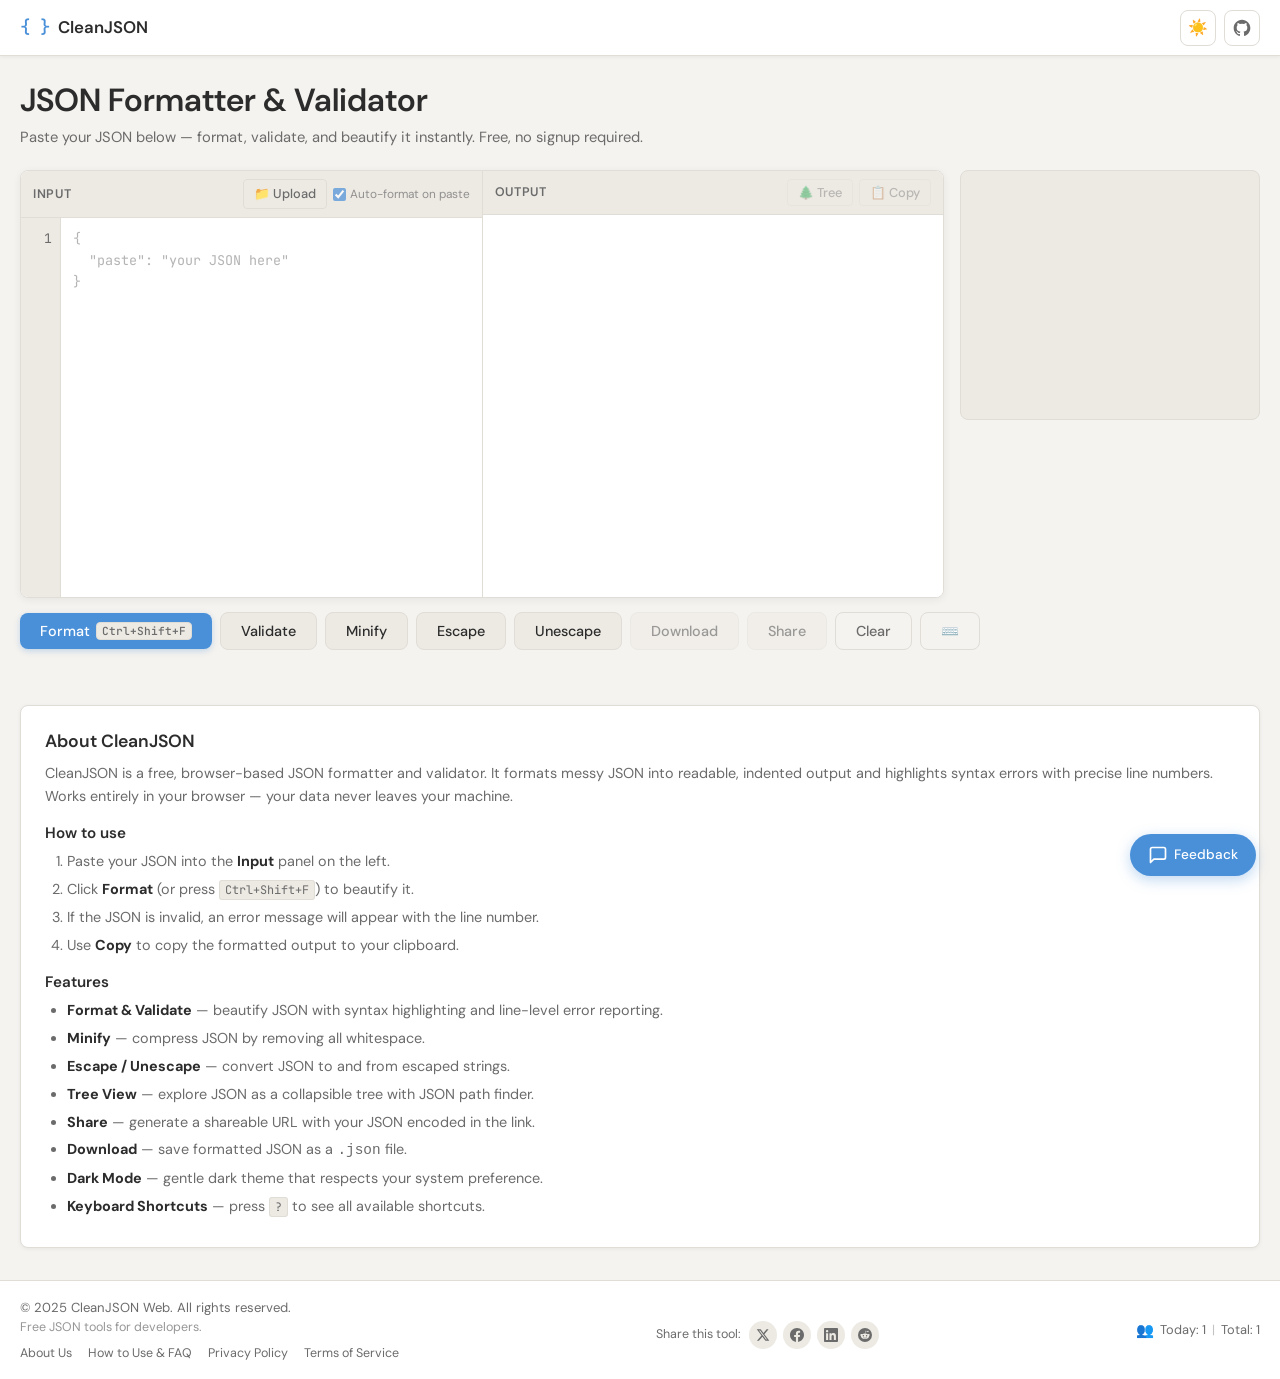
<file: index.html>
<!DOCTYPE html>
<html lang="en">
<head>
  <meta charset="UTF-8" />
  <meta name="viewport" content="width=device-width, initial-scale=1.0" />
  <title>JSON Formatter &amp; Validator — Free Online Tool | CleanJSON</title>
  <meta name="description" content="Free online JSON formatter, validator and beautifier. Paste your JSON, instantly format and validate it with error highlighting. No signup required." />
  <meta name="keywords" content="JSON formatter, JSON validator, JSON beautifier, JSON lint, online JSON tool, format JSON, validate JSON" />
  <link rel="canonical" href="https://cleanjson-web.vercel.app/" />

  <!-- hreflang for international SEO -->
  <link rel="alternate" hreflang="en" href="https://cleanjson-web.vercel.app/" />
  <link rel="alternate" hreflang="ko" href="https://cleanjson-web.vercel.app/" />
  <link rel="alternate" hreflang="ja" href="https://cleanjson-web.vercel.app/" />
  <link rel="alternate" hreflang="zh" href="https://cleanjson-web.vercel.app/" />
  <link rel="alternate" hreflang="es" href="https://cleanjson-web.vercel.app/" />
  <link rel="alternate" hreflang="fr" href="https://cleanjson-web.vercel.app/" />
  <link rel="alternate" hreflang="de" href="https://cleanjson-web.vercel.app/" />
  <link rel="alternate" hreflang="pt" href="https://cleanjson-web.vercel.app/" />
  <link rel="alternate" hreflang="ru" href="https://cleanjson-web.vercel.app/" />
  <link rel="alternate" hreflang="hi" href="https://cleanjson-web.vercel.app/" />
  <link rel="alternate" hreflang="it" href="https://cleanjson-web.vercel.app/" />
  <link rel="alternate" hreflang="vi" href="https://cleanjson-web.vercel.app/" />
  <link rel="alternate" hreflang="id" href="https://cleanjson-web.vercel.app/" />
  <link rel="alternate" hreflang="x-default" href="https://cleanjson-web.vercel.app/" />

  <!-- Open Graph -->
  <meta property="og:title" content="JSON Formatter & Validator — Free Online Tool | CleanJSON" />
  <meta property="og:description" content="Free online JSON formatter and validator. Instant formatting with syntax highlighting and error reporting. No signup, 100% client-side." />
  <meta property="og:type" content="website" />
  <meta property="og:url" content="https://cleanjson-web.vercel.app/" />
  <meta property="og:site_name" content="CleanJSON" />
  <meta property="og:locale" content="en_US" />
  <meta property="og:locale:alternate" content="ko_KR" />
  <meta property="og:locale:alternate" content="ja_JP" />
  <meta property="og:locale:alternate" content="zh_CN" />
  <meta property="og:locale:alternate" content="es_ES" />
  <meta property="og:locale:alternate" content="fr_FR" />
  <meta property="og:locale:alternate" content="de_DE" />
  <meta property="og:locale:alternate" content="pt_BR" />
  <meta property="og:locale:alternate" content="ru_RU" />
  <meta property="og:locale:alternate" content="hi_IN" />
  <meta property="og:locale:alternate" content="it_IT" />
  <meta property="og:locale:alternate" content="vi_VN" />
  <meta property="og:locale:alternate" content="id_ID" />

  <!-- Twitter Card -->
  <meta name="twitter:card" content="summary_large_image" />
  <meta name="twitter:title" content="JSON Formatter & Validator | CleanJSON" />
  <meta name="twitter:description" content="Free online JSON formatter and validator. Instant syntax highlighting and error reporting." />

  <!-- Additional SEO -->
  <meta name="robots" content="index, follow, max-snippet:-1, max-image-preview:large" />
  <meta name="author" content="CleanJSON" />
  <meta name="rating" content="general" />
  <link rel="manifest" href="/manifest.json" />
  <meta name="application-name" content="CleanJSON" />
  <meta name="apple-mobile-web-app-title" content="CleanJSON" />
  <meta name="apple-mobile-web-app-capable" content="yes" />
  <meta name="apple-mobile-web-app-status-bar-style" content="default" />
  <meta name="mobile-web-app-capable" content="yes" />

  <!-- JSON-LD Structured Data: WebApplication -->
  <script type="application/ld+json">
  {
    "@context": "https://schema.org",
    "@type": "WebApplication",
    "name": "CleanJSON",
    "url": "https://cleanjson-web.vercel.app/",
    "description": "Free online JSON formatter, validator and beautifier. Paste your JSON, instantly format and validate with error highlighting.",
    "applicationCategory": "DeveloperApplication",
    "operatingSystem": "Any",
    "browserRequirements": "Requires JavaScript",
    "softwareVersion": "2.0",
    "inLanguage": ["en","ko","ja","zh","es","fr","de","pt","ru","hi","it","vi","id"],
    "offers": {
      "@type": "Offer",
      "price": "0",
      "priceCurrency": "USD"
    },
    "aggregateRating": {
      "@type": "AggregateRating",
      "ratingValue": "4.9",
      "ratingCount": "1200",
      "bestRating": "5"
    },
    "author": {
      "@type": "Organization",
      "name": "CleanJSON"
    }
  }
  </script>

  <!-- JSON-LD: FAQPage for rich snippets -->
  <script type="application/ld+json">
  {
    "@context": "https://schema.org",
    "@type": "FAQPage",
    "mainEntity": [
      {
        "@type": "Question",
        "name": "Is CleanJSON free to use?",
        "acceptedAnswer": {
          "@type": "Answer",
          "text": "Yes, CleanJSON is completely free with no signup required. Format, validate, and beautify JSON instantly in your browser."
        }
      },
      {
        "@type": "Question",
        "name": "Is my JSON data safe?",
        "acceptedAnswer": {
          "@type": "Answer",
          "text": "Your data is 100% safe. CleanJSON runs entirely in your browser — your JSON is never sent to any server or stored anywhere."
        }
      },
      {
        "@type": "Question",
        "name": "What features does CleanJSON offer?",
        "acceptedAnswer": {
          "@type": "Answer",
          "text": "CleanJSON offers JSON formatting, validation, minification, escape/unescape, tree view, JSON path finder, shareable URLs, file download, dark mode, and keyboard shortcuts."
        }
      },
      {
        "@type": "Question",
        "name": "Does CleanJSON support multiple languages?",
        "acceptedAnswer": {
          "@type": "Answer",
          "text": "Yes, CleanJSON automatically detects your browser language and supports English, Korean, Japanese, Chinese, Spanish, French, German, Portuguese, Russian, Hindi, Italian, Vietnamese, and Indonesian."
        }
      }
    ]
  }
  </script>

  <!-- JSON-LD: BreadcrumbList -->
  <script type="application/ld+json">
  {
    "@context": "https://schema.org",
    "@type": "BreadcrumbList",
    "itemListElement": [
      {
        "@type": "ListItem",
        "position": 1,
        "name": "Home",
        "item": "https://cleanjson-web.vercel.app/"
      }
    ]
  }
  </script>

  <!-- Fonts -->
  <link rel="preconnect" href="https://fonts.googleapis.com" />
  <link rel="preconnect" href="https://fonts.gstatic.com" crossorigin />
  <link href="https://fonts.googleapis.com/css2?family=DM+Sans:wght@400;500;600&family=JetBrains+Mono:wght@400;500&display=swap" rel="stylesheet" />

  <!-- Favicon -->
  <link rel="icon" href="data:image/svg+xml,<svg xmlns='http://www.w3.org/2000/svg' viewBox='0 0 100 100'><text y='.9em' font-size='80'>{ }</text></svg>" />
  <meta name="theme-color" content="#F5F3EF" media="(prefers-color-scheme: light)" />
  <meta name="theme-color" content="#1A1917" media="(prefers-color-scheme: dark)" />

  <link rel="stylesheet" href="style.css" />

  <script async src="https://pagead2.googlesyndication.com/pagead/js/adsbygoogle.js?client=ca-pub-7098271335538021" crossorigin="anonymous"></script>
</head>
<body>

  <!-- ===== HEADER ===== -->
  <header class="site-header" role="banner">
    <div class="header-inner">
      <a href="/" class="logo" aria-label="CleanJSON home">
        <span class="logo-icon" aria-hidden="true">{ }</span>
        <span class="logo-text">CleanJSON</span>
      </a>
      <nav class="header-nav" aria-label="Site navigation">
        <button id="darkModeToggle" class="btn-icon" aria-label="Toggle dark mode" title="Toggle dark mode" data-i18n-aria="toggleDarkMode" data-i18n-title="toggleDarkMode">
          <span class="icon-sun" aria-hidden="true">☀️</span>
          <span class="icon-moon" aria-hidden="true" style="display:none">🌙</span>
        </button>
        <a href="https://github.com/cleanjson-web" class="btn-icon" aria-label="GitHub" target="_blank" rel="noopener noreferrer" title="View on GitHub">
          <svg width="20" height="20" viewBox="0 0 24 24" fill="currentColor" aria-hidden="true">
            <path d="M12 2C6.477 2 2 6.477 2 12c0 4.418 2.865 8.166 6.839 9.489.5.092.682-.217.682-.483 0-.237-.009-.868-.013-1.703-2.782.605-3.369-1.342-3.369-1.342-.454-1.154-1.11-1.462-1.11-1.462-.908-.62.069-.608.069-.608 1.003.07 1.531 1.03 1.531 1.03.892 1.529 2.341 1.087 2.91.832.092-.647.35-1.088.636-1.338-2.22-.253-4.555-1.11-4.555-4.943 0-1.091.39-1.984 1.029-2.683-.103-.253-.446-1.27.098-2.647 0 0 .84-.269 2.75 1.025A9.578 9.578 0 0112 6.836a9.59 9.59 0 012.504.337c1.909-1.294 2.747-1.025 2.747-1.025.546 1.377.202 2.394.1 2.647.64.699 1.028 1.592 1.028 2.683 0 3.842-2.339 4.687-4.566 4.935.359.309.678.919.678 1.852 0 1.336-.012 2.415-.012 2.741 0 .269.18.579.688.481C19.138 20.163 22 16.418 22 12c0-5.523-4.477-10-10-10z"/>
          </svg>
        </a>
      </nav>
    </div>
  </header>

  <!-- ===== AD: TOP BANNER (lazy-loaded) ===== -->
  <div id="adsterra-banner-top" class="ad-banner ad-banner--top" aria-hidden="true"></div>

  <!-- ===== MAIN ===== -->
  <main class="main-content" role="main">
    <section class="hero" aria-labelledby="main-heading">
      <h1 id="main-heading" data-i18n="heroTitle">JSON Formatter &amp; Validator</h1>
      <p class="hero-subtitle" data-i18n="heroSubtitle">Paste your JSON below — format, validate, and beautify it instantly. Free, no signup required.</p>
    </section>

    <!-- Mobile tab switcher -->
    <div class="tab-switcher" role="tablist" aria-label="Editor panels">
      <button class="tab-btn tab-btn--active" role="tab" aria-selected="true" aria-controls="input-panel" id="tab-input" data-tab="input" data-i18n="tabInput">Input</button>
      <button class="tab-btn" role="tab" aria-selected="false" aria-controls="output-panel" id="tab-output" data-tab="output" data-i18n="tabOutput">Output</button>
    </div>

    <!-- Editor area -->
    <div class="editor-layout">
      <div class="editor-area">
        <!-- Input panel -->
        <section class="panel panel--input" id="input-panel" role="tabpanel" aria-labelledby="tab-input">
          <div class="panel-header">
            <h2 class="panel-title" data-i18n="panelInput">Input</h2>
            <div class="panel-header-actions">
              <label class="btn-small upload-label" aria-label="Upload JSON file" title="Upload .json file" data-i18n-aria="upload">
                <span data-i18n="upload">📁 Upload</span>
                <input type="file" id="fileUpload" accept=".json,application/json" hidden />
              </label>
              <label class="panel-hint auto-paste-toggle">
                <input type="checkbox" id="autoPasteToggle" checked aria-label="Auto-format on paste" data-i18n-aria="autoPaste" />
                <span data-i18n="autoPaste">Auto-format on paste</span>
              </label>
            </div>
          </div>
          <div class="textarea-wrapper" id="inputWrapper">
            <div class="line-numbers" id="lineNumbers" aria-hidden="true"></div>
            <textarea
              id="jsonInput"
              class="json-textarea"
              placeholder='{\n  "paste": "your JSON here"\n}'
              data-i18n-placeholder="placeholder"
              spellcheck="false"
              autocomplete="off"
              autocorrect="off"
              autocapitalize="off"
              aria-label="JSON input"
              aria-describedby="errorDisplay"
            ></textarea>
          </div>
        </section>

        <!-- Divider -->
        <div class="panel-divider" aria-hidden="true"></div>

        <!-- Output panel -->
        <section class="panel panel--output" id="output-panel" role="tabpanel" aria-labelledby="tab-output">
          <div class="panel-header">
            <h2 class="panel-title" data-i18n="panelOutput">Output</h2>
            <div class="panel-header-actions">
              <button id="treeToggleBtn" class="btn-small" aria-label="Toggle tree view" title="Tree view" disabled>
                <span data-i18n="treeBtn">🌲 Tree</span>
              </button>
              <button id="copyBtn" class="btn-small" aria-label="Copy formatted JSON" title="Copy to clipboard" disabled>
                <span data-i18n="copyBtn"><span class="copy-icon" aria-hidden="true">📋</span> Copy</span>
              </button>
            </div>
          </div>
          <pre id="jsonOutput" class="json-output" aria-live="polite" aria-label="Formatted JSON output"><code id="jsonOutputCode"></code></pre>
          <div id="treeView" class="tree-view" aria-label="JSON tree view" style="display:none"></div>
        </section>
      </div>

      <!-- Sidebar ad (desktop only, lazy-loaded) -->
      <aside id="adsterra-sidebar" class="ad-sidebar" aria-hidden="true"></aside>
    </div>

    <!-- Action bar -->
    <div class="action-bar" role="toolbar" aria-label="JSON actions">
      <button id="formatBtn" class="btn btn--primary" aria-label="Format JSON (Ctrl+Shift+F)">
        <span data-i18n="format">Format</span> <kbd>Ctrl+Shift+F</kbd>
      </button>
      <button id="validateBtn" class="btn btn--secondary" data-i18n-aria="validate">
        <span data-i18n="validate">Validate</span>
      </button>
      <button id="minifyBtn" class="btn btn--secondary" data-i18n-aria="minify">
        <span data-i18n="minify">Minify</span>
      </button>
      <button id="escapeBtn" class="btn btn--secondary" data-i18n-aria="escape">
        <span data-i18n="escape">Escape</span>
      </button>
      <button id="unescapeBtn" class="btn btn--secondary" data-i18n-aria="unescape">
        <span data-i18n="unescape">Unescape</span>
      </button>
      <button id="downloadBtn" class="btn btn--secondary" data-i18n-aria="download" disabled>
        <span data-i18n="download">Download</span>
      </button>
      <button id="shareBtn" class="btn btn--secondary" data-i18n-aria="share" disabled>
        <span data-i18n="share">Share</span>
      </button>
      <button id="clearBtn" class="btn btn--ghost" data-i18n-aria="clear">
        <span data-i18n="clear">Clear</span>
      </button>
      <button id="shortcutsBtn" class="btn btn--ghost" aria-label="Show keyboard shortcuts" title="Keyboard shortcuts">
        ⌨️
      </button>
    </div>

    <!-- JSON Path display -->
    <div id="jsonPathDisplay" class="json-path-display" aria-live="polite" style="display:none">
      <span class="json-path-label" data-i18n="pathLabel">Path:</span>
      <code id="jsonPathValue" class="json-path-value"></code>
      <button id="jsonPathCopy" class="btn-small" aria-label="Copy JSON path" title="Copy path">📋</button>
    </div>

    <!-- Error / success display -->
    <div id="errorDisplay" class="status-display" role="alert" aria-live="assertive" aria-atomic="true"></div>

    <!-- SEO content -->
    <section class="seo-content" aria-labelledby="about-heading">
      <h2 id="about-heading" data-i18n="aboutTitle">About CleanJSON</h2>
      <p data-i18n="aboutText">CleanJSON is a free, browser-based JSON formatter and validator. It formats messy JSON into readable, indented output and highlights syntax errors with precise line numbers. Works entirely in your browser — your data never leaves your machine.</p>
      <h3 data-i18n="howToUseTitle">How to use</h3>
      <ol>
        <li data-i18n="howStep1">Paste your JSON into the <strong>Input</strong> panel on the left.</li>
        <li data-i18n="howStep2">Click <strong>Format</strong> (or press <kbd>Ctrl+Shift+F</kbd>) to beautify it.</li>
        <li data-i18n="howStep3">If the JSON is invalid, an error message will appear with the line number.</li>
        <li data-i18n="howStep4">Use <strong>Copy</strong> to copy the formatted output to your clipboard.</li>
      </ol>
      <h3 data-i18n="featuresTitle">Features</h3>
      <ul>
        <li data-i18n="feat1"><strong>Format &amp; Validate</strong> — beautify JSON with syntax highlighting and line-level error reporting.</li>
        <li data-i18n="feat2"><strong>Minify</strong> — compress JSON by removing all whitespace.</li>
        <li data-i18n="feat3"><strong>Escape / Unescape</strong> — convert JSON to and from escaped strings.</li>
        <li data-i18n="feat4"><strong>Tree View</strong> — explore JSON as a collapsible tree with JSON path finder.</li>
        <li data-i18n="feat5"><strong>Share</strong> — generate a shareable URL with your JSON encoded in the link.</li>
        <li data-i18n="feat6"><strong>Download</strong> — save formatted JSON as a <code>.json</code> file.</li>
        <li data-i18n="feat7"><strong>Dark Mode</strong> — gentle dark theme that respects your system preference.</li>
        <li data-i18n="feat8"><strong>Keyboard Shortcuts</strong> — press <kbd>?</kbd> to see all available shortcuts.</li>
      </ul>
    </section>
  </main>

  <!-- ===== FEEDBACK BUTTON ===== -->
  <a href="mailto:taeshinkim11@gmail.com?subject=CleanJSON%20Feedback&body=Hi%20CleanJSON%20team%2C%0A%0AI%20have%20the%20following%20suggestion%3A%0A%0A" class="feedback-fab" id="feedbackBtn" aria-label="Send feedback" title="Send feedback" data-i18n-aria="feedbackLabel" data-i18n-title="feedbackLabel">
    <svg width="20" height="20" viewBox="0 0 24 24" fill="none" stroke="currentColor" stroke-width="2" stroke-linecap="round" stroke-linejoin="round" aria-hidden="true"><path d="M21 15a2 2 0 0 1-2 2H7l-4 4V5a2 2 0 0 1 2-2h14a2 2 0 0 1 2 2z"/></svg>
    <span data-i18n="feedbackBtn">Feedback</span>
  </a>

  <!-- ===== FOOTER ===== -->
  <footer class="site-footer" role="contentinfo">
    <div class="footer-inner">
      <div class="footer-left">
        <p class="footer-copy" data-i18n="copyright">&copy; 2025 CleanJSON Web. All rights reserved.</p>
        <p class="footer-tagline" data-i18n="tagline">Free JSON tools for developers.</p>
        <nav class="footer-links" aria-label="Footer navigation">
          <a href="/about.html" data-i18n="aboutUs">About Us</a>
          <a href="/how-to-use.html" data-i18n="howToUsePage">How to Use & FAQ</a>
          <a href="/privacy.html" data-i18n="privacy">Privacy Policy</a>
          <a href="/terms.html" data-i18n="terms">Terms of Service</a>
        </nav>
      </div>
      <div class="footer-social">
        <div class="social-share" data-i18n-label="shareThisTool">
          <span class="social-share-label" data-i18n="shareThisTool">Share this tool:</span>
          <a href="https://twitter.com/intent/tweet?text=CleanJSON%20%E2%80%94%20Free%20online%20JSON%20formatter%20%26%20validator.%20No%20signup%2C%20100%25%20client-side.&url=https%3A%2F%2Fcleanjson-web.vercel.app" target="_blank" rel="noopener noreferrer" aria-label="Share on Twitter" title="Share on Twitter">
            <svg viewBox="0 0 24 24"><path d="M18.244 2.25h3.308l-7.227 8.26 8.502 11.24H16.17l-5.214-6.817L4.99 21.75H1.68l7.73-8.835L1.254 2.25H8.08l4.713 6.231zm-1.161 17.52h1.833L7.084 4.126H5.117z"/></svg>
          </a>
          <a href="https://www.facebook.com/sharer/sharer.php?u=https%3A%2F%2Fcleanjson-web.vercel.app" target="_blank" rel="noopener noreferrer" aria-label="Share on Facebook" title="Share on Facebook">
            <svg viewBox="0 0 24 24"><path d="M24 12.073c0-6.627-5.373-12-12-12s-12 5.373-12 12c0 5.99 4.388 10.954 10.125 11.854v-8.385H7.078v-3.47h3.047V9.43c0-3.007 1.792-4.669 4.533-4.669 1.312 0 2.686.235 2.686.235v2.953H15.83c-1.491 0-1.956.925-1.956 1.874v2.25h3.328l-.532 3.47h-2.796v8.385C19.612 23.027 24 18.062 24 12.073z"/></svg>
          </a>
          <a href="https://www.linkedin.com/sharing/share-offsite/?url=https%3A%2F%2Fcleanjson-web.vercel.app" target="_blank" rel="noopener noreferrer" aria-label="Share on LinkedIn" title="Share on LinkedIn">
            <svg viewBox="0 0 24 24"><path d="M20.447 20.452h-3.554v-5.569c0-1.328-.027-3.037-1.852-3.037-1.853 0-2.136 1.445-2.136 2.939v5.667H9.351V9h3.414v1.561h.046c.477-.9 1.637-1.85 3.37-1.85 3.601 0 4.267 2.37 4.267 5.455v6.286zM5.337 7.433a2.062 2.062 0 01-2.063-2.065 2.064 2.064 0 112.063 2.065zm1.782 13.019H3.555V9h3.564v11.452zM22.225 0H1.771C.792 0 0 .774 0 1.729v20.542C0 23.227.792 24 1.771 24h20.451C23.2 24 24 23.227 24 22.271V1.729C24 .774 23.2 0 22.222 0h.003z"/></svg>
          </a>
          <a href="https://reddit.com/submit?url=https%3A%2F%2Fcleanjson-web.vercel.app&title=CleanJSON%20%E2%80%94%20Free%20Online%20JSON%20Formatter%20%26%20Validator" target="_blank" rel="noopener noreferrer" aria-label="Share on Reddit" title="Share on Reddit">
            <svg viewBox="0 0 24 24"><path d="M12 0A12 12 0 0 0 0 12a12 12 0 0 0 12 12 12 12 0 0 0 12-12A12 12 0 0 0 12 0zm5.01 4.744c.688 0 1.25.561 1.25 1.249a1.25 1.25 0 0 1-2.498.056l-2.597-.547-.8 3.747c1.824.07 3.48.632 4.674 1.488.308-.309.73-.491 1.207-.491.968 0 1.754.786 1.754 1.754 0 .716-.435 1.333-1.01 1.614a3.111 3.111 0 0 1 .042.52c0 2.694-3.13 4.87-7.004 4.87-3.874 0-7.004-2.176-7.004-4.87 0-.183.015-.366.043-.534A1.748 1.748 0 0 1 4.028 12c0-.968.786-1.754 1.754-1.754.463 0 .898.196 1.207.49 1.207-.883 2.878-1.43 4.744-1.487l.885-4.182a.342.342 0 0 1 .14-.197.35.35 0 0 1 .238-.042l2.906.617a1.214 1.214 0 0 1 1.108-.701zM9.25 12C8.561 12 8 12.562 8 13.25c0 .687.561 1.248 1.25 1.248.687 0 1.248-.561 1.248-1.249 0-.688-.561-1.249-1.249-1.249zm5.5 0c-.687 0-1.248.561-1.248 1.25 0 .687.561 1.248 1.249 1.248.688 0 1.249-.561 1.249-1.249 0-.687-.562-1.249-1.25-1.249zm-5.466 3.99a.327.327 0 0 0-.231.094.33.33 0 0 0 0 .463c.842.842 2.484.913 2.961.913.477 0 2.105-.056 2.961-.913a.361.361 0 0 0 .029-.463.33.33 0 0 0-.464 0c-.547.533-1.684.73-2.512.73-.828 0-1.979-.196-2.512-.73a.326.326 0 0 0-.232-.095z"/></svg>
          </a>
        </div>
      </div>
      <div class="footer-right" id="visitorCounter" aria-label="Site visitor count">
        <span class="visitor-icon" aria-hidden="true">👥</span>
        <span id="visitorToday">Today: —</span>
        <span class="visitor-sep" aria-hidden="true">|</span>
        <span id="visitorTotal">Total: —</span>
      </div>
    </div>
  </footer>

  <!-- ===== AD: BOTTOM STICKY (mobile, lazy-loaded) ===== -->
  <div id="adsterra-banner-bottom" class="ad-banner ad-banner--bottom" aria-hidden="true"></div>

  <!-- Keyboard shortcuts modal -->
  <div id="shortcutsModal" class="modal-overlay" role="dialog" aria-modal="true" aria-labelledby="shortcuts-title" style="display:none">
    <div class="modal-content" role="document">
      <div class="modal-header">
        <h2 id="shortcuts-title" data-i18n="shortcutsTitle">Keyboard Shortcuts</h2>
        <button id="shortcutsClose" class="btn-icon" aria-label="Close shortcuts panel">&times;</button>
      </div>
      <div class="modal-body">
        <dl class="shortcuts-list">
          <div class="shortcut-item"><dt><kbd>Ctrl</kbd>+<kbd>Shift</kbd>+<kbd>F</kbd></dt><dd data-i18n="scFormat">Format JSON</dd></div>
          <div class="shortcut-item"><dt><kbd>Ctrl</kbd>+<kbd>Shift</kbd>+<kbd>V</kbd></dt><dd data-i18n="scValidate">Validate JSON</dd></div>
          <div class="shortcut-item"><dt><kbd>Ctrl</kbd>+<kbd>Shift</kbd>+<kbd>M</kbd></dt><dd data-i18n="scMinify">Minify JSON</dd></div>
          <div class="shortcut-item"><dt><kbd>Ctrl</kbd>+<kbd>Shift</kbd>+<kbd>C</kbd></dt><dd data-i18n="scCopy">Copy output</dd></div>
          <div class="shortcut-item"><dt><kbd>Ctrl</kbd>+<kbd>Shift</kbd>+<kbd>X</kbd></dt><dd data-i18n="scClear">Clear all</dd></div>
          <div class="shortcut-item"><dt><kbd>Ctrl</kbd>+<kbd>Shift</kbd>+<kbd>S</kbd></dt><dd data-i18n="scShare">Share URL</dd></div>
          <div class="shortcut-item"><dt><kbd>Ctrl</kbd>+<kbd>Shift</kbd>+<kbd>D</kbd></dt><dd data-i18n="scDownload">Download JSON</dd></div>
          <div class="shortcut-item"><dt><kbd>Escape</kbd></dt><dd data-i18n="scClosePanel">Close this panel</dd></div>
          <div class="shortcut-item"><dt><kbd>?</kbd></dt><dd data-i18n="scOpenShortcuts">Open shortcuts (when not typing)</dd></div>
        </dl>
      </div>
    </div>
  </div>

  <noscript>
    <div style="padding:2rem;text-align:center;font-family:sans-serif;">
      <strong>JavaScript is required</strong> to use CleanJSON. Please enable JavaScript in your browser.
    </div>
  </noscript>

  <script src="i18n.js"></script>
  <script src="app.js"></script>

  <!-- Lazy-load ad scripts after page is interactive -->
  <script>
    function loadAd(containerId, key, width, height) {
      var el = document.getElementById(containerId);
      if (!el) return;
      var observer = new IntersectionObserver(function(entries) {
        if (entries[0].isIntersecting) {
          observer.disconnect();
          window.atOptions = { key: key, format: 'iframe', height: height, width: width, params: {} };
          var s = document.createElement('script');
          s.src = 'https://www.highperformanceformat.com/' + key + '/invoke.js';
          el.appendChild(s);
        }
      }, { rootMargin: '200px' });
      observer.observe(el);
    }
    if ('IntersectionObserver' in window) {
      loadAd('adsterra-banner-top', '1a1134d4c49c2d586013de7c620cbc33', 728, 90);
      loadAd('adsterra-sidebar', '4c9b39252efa213d92709868d964ee56', 300, 250);
      loadAd('adsterra-banner-bottom', 'b763f04cb9e9760fd6d1712c5965f77a', 320, 50);
    }
  </script>
</body>
</html>
</file>
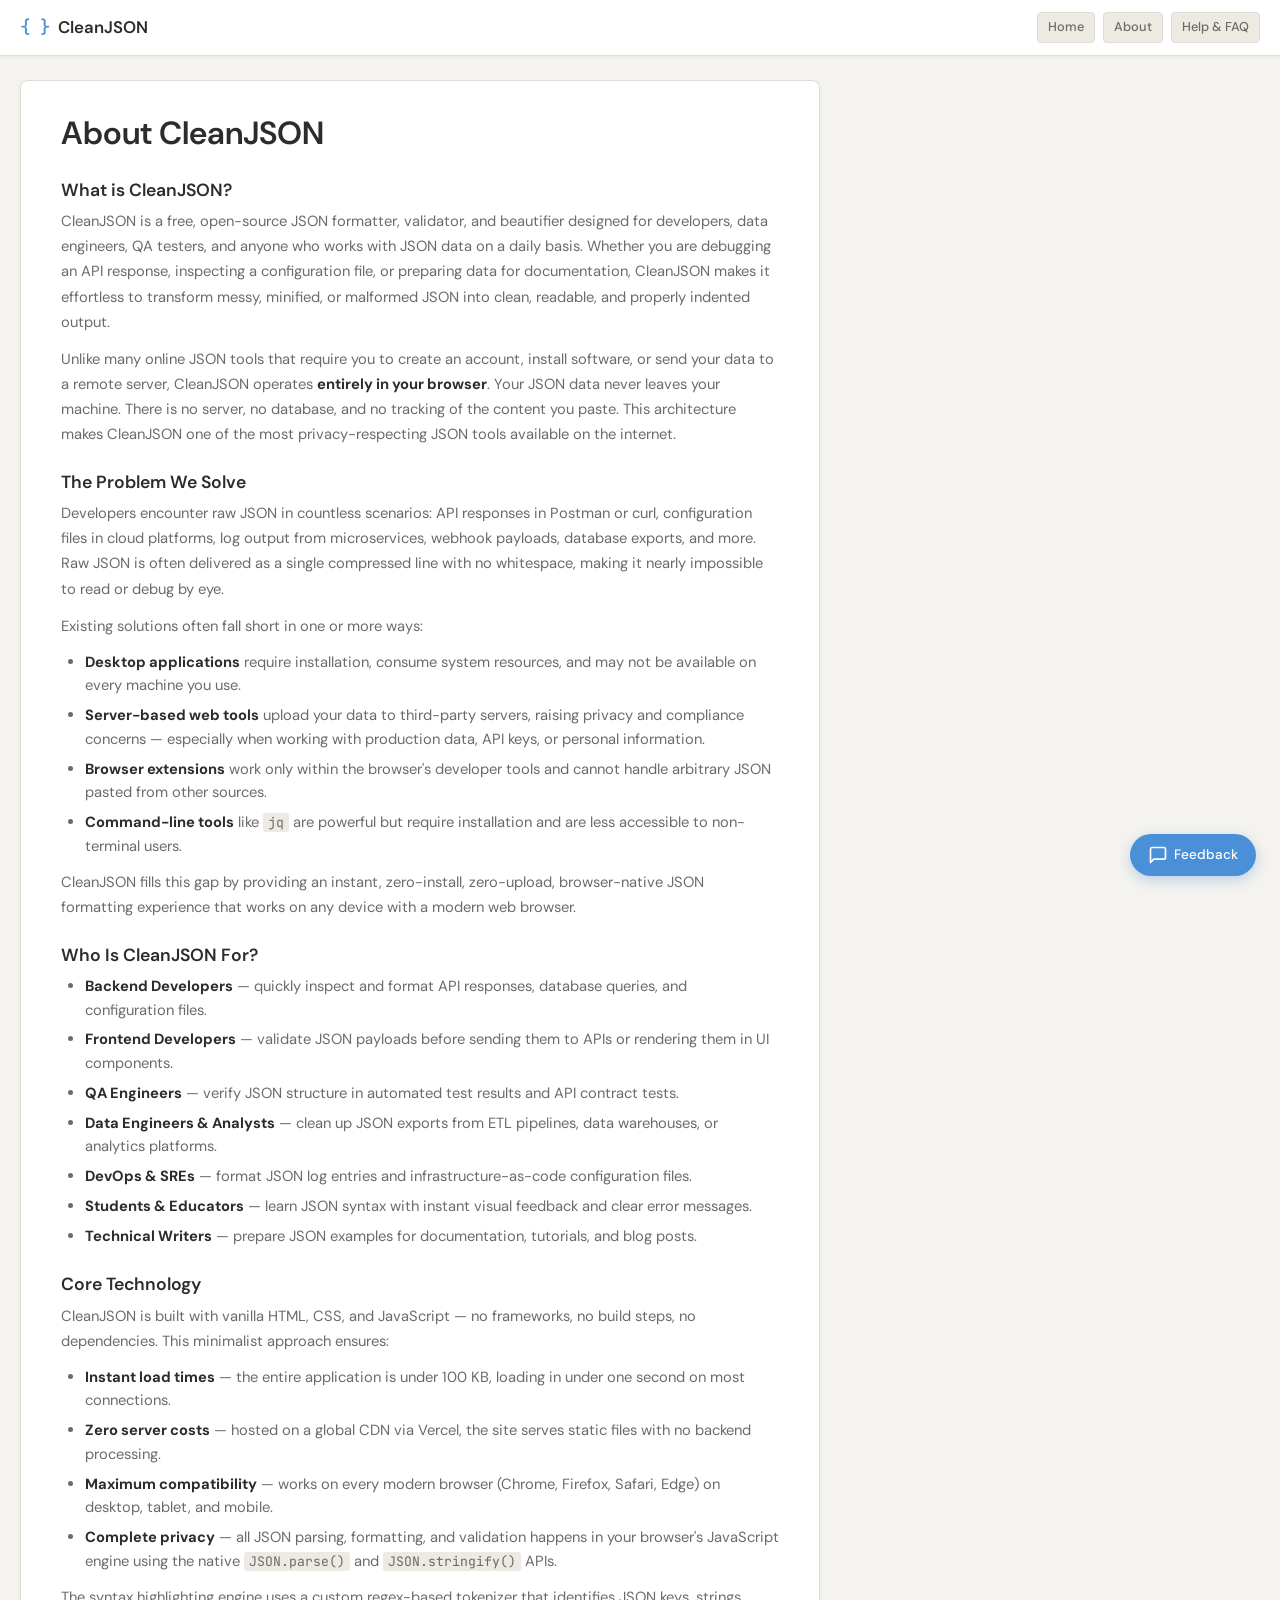
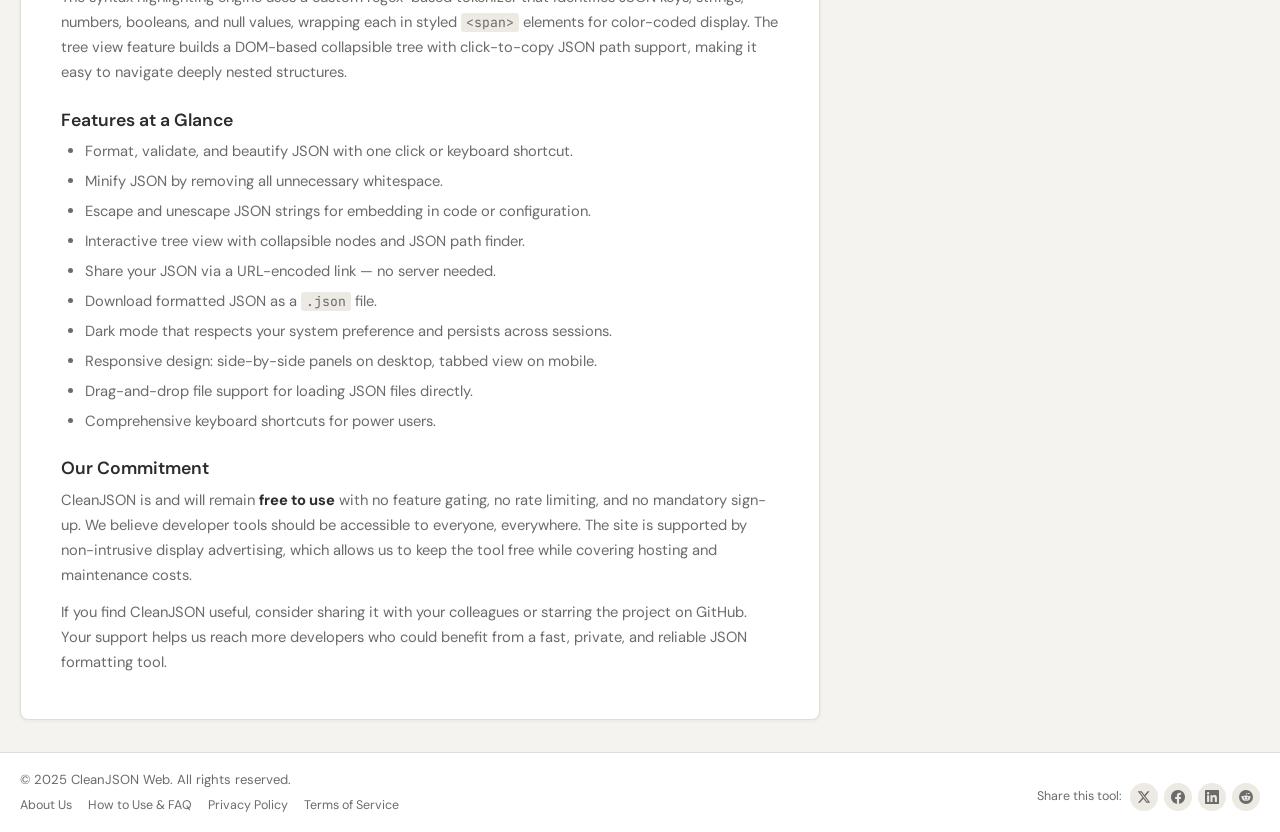
<file: about.html>
<!DOCTYPE html>
<html lang="en">
<head>
  <meta charset="UTF-8" />
  <meta name="viewport" content="width=device-width, initial-scale=1.0" />
  <title>About Us — CleanJSON | Free Online JSON Formatter</title>
  <meta name="description" content="Learn about CleanJSON, a free browser-based JSON formatter and validator built for developers. No signup, no data collection, 100% client-side." />
  <meta name="keywords" content="about CleanJSON, JSON formatter, JSON validator, free developer tool, browser-based JSON tool" />
  <link rel="canonical" href="https://cleanjson-web.vercel.app/about.html" />
  <link rel="manifest" href="/manifest.json" />
  <meta name="robots" content="index, follow, max-snippet:-1, max-image-preview:large" />

  <!-- hreflang -->
  <link rel="alternate" hreflang="en" href="https://cleanjson-web.vercel.app/about.html" />
  <link rel="alternate" hreflang="ko" href="https://cleanjson-web.vercel.app/about.html" />
  <link rel="alternate" hreflang="ja" href="https://cleanjson-web.vercel.app/about.html" />
  <link rel="alternate" hreflang="zh" href="https://cleanjson-web.vercel.app/about.html" />
  <link rel="alternate" hreflang="es" href="https://cleanjson-web.vercel.app/about.html" />
  <link rel="alternate" hreflang="fr" href="https://cleanjson-web.vercel.app/about.html" />
  <link rel="alternate" hreflang="de" href="https://cleanjson-web.vercel.app/about.html" />
  <link rel="alternate" hreflang="pt" href="https://cleanjson-web.vercel.app/about.html" />
  <link rel="alternate" hreflang="ru" href="https://cleanjson-web.vercel.app/about.html" />
  <link rel="alternate" hreflang="hi" href="https://cleanjson-web.vercel.app/about.html" />
  <link rel="alternate" hreflang="it" href="https://cleanjson-web.vercel.app/about.html" />
  <link rel="alternate" hreflang="vi" href="https://cleanjson-web.vercel.app/about.html" />
  <link rel="alternate" hreflang="id" href="https://cleanjson-web.vercel.app/about.html" />
  <link rel="alternate" hreflang="x-default" href="https://cleanjson-web.vercel.app/about.html" />

  <!-- Open Graph -->
  <meta property="og:title" content="About Us — CleanJSON" />
  <meta property="og:description" content="Learn about CleanJSON, a free browser-based JSON formatter and validator built for developers." />
  <meta property="og:type" content="website" />
  <meta property="og:url" content="https://cleanjson-web.vercel.app/about.html" />
  <meta property="og:site_name" content="CleanJSON" />
  <meta property="og:locale" content="en_US" />

  <!-- Twitter Card -->
  <meta name="twitter:card" content="summary" />
  <meta name="twitter:title" content="About Us — CleanJSON" />
  <meta name="twitter:description" content="Learn about CleanJSON, a free browser-based JSON formatter and validator built for developers." />

  <!-- JSON-LD: BreadcrumbList -->
  <script type="application/ld+json">
  {
    "@context": "https://schema.org",
    "@type": "BreadcrumbList",
    "itemListElement": [
      { "@type": "ListItem", "position": 1, "name": "Home", "item": "https://cleanjson-web.vercel.app/" },
      { "@type": "ListItem", "position": 2, "name": "About", "item": "https://cleanjson-web.vercel.app/about.html" }
    ]
  }
  </script>

  <!-- JSON-LD: Organization -->
  <script type="application/ld+json">
  {
    "@context": "https://schema.org",
    "@type": "Organization",
    "name": "CleanJSON",
    "url": "https://cleanjson-web.vercel.app/",
    "description": "Free online JSON formatter, validator, and beautifier that runs entirely in your browser.",
    "sameAs": [
      "https://github.com/taeshin11/cleanjson-web"
    ]
  }
  </script>

  <!-- Fonts -->
  <link rel="preconnect" href="https://fonts.googleapis.com" />
  <link rel="preconnect" href="https://fonts.gstatic.com" crossorigin />
  <link href="https://fonts.googleapis.com/css2?family=DM+Sans:wght@400;500;600&family=JetBrains+Mono:wght@400;500&display=swap" rel="stylesheet" />

  <link rel="icon" href="data:image/svg+xml,<svg xmlns='http://www.w3.org/2000/svg' viewBox='0 0 100 100'><text y='.9em' font-size='80'>{ }</text></svg>" />
  <meta name="theme-color" content="#F5F3EF" media="(prefers-color-scheme: light)" />
  <meta name="theme-color" content="#1A1917" media="(prefers-color-scheme: dark)" />

  <link rel="stylesheet" href="style.css" />
  <script async src="https://pagead2.googlesyndication.com/pagead/js/adsbygoogle.js?client=ca-pub-7098271335538021" crossorigin="anonymous"></script>
</head>
<body>

  <!-- ===== HEADER ===== -->
  <header class="site-header" role="banner">
    <div class="header-inner">
      <a href="/" class="logo" aria-label="CleanJSON home">
        <span class="logo-icon" aria-hidden="true">{ }</span>
        <span class="logo-text">CleanJSON</span>
      </a>
      <nav class="header-nav" aria-label="Site navigation">
        <a href="/" class="btn-small">Home</a>
        <a href="/about.html" class="btn-small" aria-current="page">About</a>
        <a href="/how-to-use.html" class="btn-small">Help & FAQ</a>
      </nav>
    </div>
  </header>

  <!-- ===== MAIN ===== -->
  <main class="main-content page-content" role="main">
    <article>
      <h1>About CleanJSON</h1>

      <section>
        <h2>What is CleanJSON?</h2>
        <p>CleanJSON is a free, open-source JSON formatter, validator, and beautifier designed for developers, data engineers, QA testers, and anyone who works with JSON data on a daily basis. Whether you are debugging an API response, inspecting a configuration file, or preparing data for documentation, CleanJSON makes it effortless to transform messy, minified, or malformed JSON into clean, readable, and properly indented output.</p>
        <p>Unlike many online JSON tools that require you to create an account, install software, or send your data to a remote server, CleanJSON operates <strong>entirely in your browser</strong>. Your JSON data never leaves your machine. There is no server, no database, and no tracking of the content you paste. This architecture makes CleanJSON one of the most privacy-respecting JSON tools available on the internet.</p>
      </section>

      <section>
        <h2>The Problem We Solve</h2>
        <p>Developers encounter raw JSON in countless scenarios: API responses in Postman or curl, configuration files in cloud platforms, log output from microservices, webhook payloads, database exports, and more. Raw JSON is often delivered as a single compressed line with no whitespace, making it nearly impossible to read or debug by eye.</p>
        <p>Existing solutions often fall short in one or more ways:</p>
        <ul>
          <li><strong>Desktop applications</strong> require installation, consume system resources, and may not be available on every machine you use.</li>
          <li><strong>Server-based web tools</strong> upload your data to third-party servers, raising privacy and compliance concerns — especially when working with production data, API keys, or personal information.</li>
          <li><strong>Browser extensions</strong> work only within the browser's developer tools and cannot handle arbitrary JSON pasted from other sources.</li>
          <li><strong>Command-line tools</strong> like <code>jq</code> are powerful but require installation and are less accessible to non-terminal users.</li>
        </ul>
        <p>CleanJSON fills this gap by providing an instant, zero-install, zero-upload, browser-native JSON formatting experience that works on any device with a modern web browser.</p>
      </section>

      <section>
        <h2>Who Is CleanJSON For?</h2>
        <ul>
          <li><strong>Backend Developers</strong> — quickly inspect and format API responses, database queries, and configuration files.</li>
          <li><strong>Frontend Developers</strong> — validate JSON payloads before sending them to APIs or rendering them in UI components.</li>
          <li><strong>QA Engineers</strong> — verify JSON structure in automated test results and API contract tests.</li>
          <li><strong>Data Engineers & Analysts</strong> — clean up JSON exports from ETL pipelines, data warehouses, or analytics platforms.</li>
          <li><strong>DevOps & SREs</strong> — format JSON log entries and infrastructure-as-code configuration files.</li>
          <li><strong>Students & Educators</strong> — learn JSON syntax with instant visual feedback and clear error messages.</li>
          <li><strong>Technical Writers</strong> — prepare JSON examples for documentation, tutorials, and blog posts.</li>
        </ul>
      </section>

      <section>
        <h2>Core Technology</h2>
        <p>CleanJSON is built with vanilla HTML, CSS, and JavaScript — no frameworks, no build steps, no dependencies. This minimalist approach ensures:</p>
        <ul>
          <li><strong>Instant load times</strong> — the entire application is under 100 KB, loading in under one second on most connections.</li>
          <li><strong>Zero server costs</strong> — hosted on a global CDN via Vercel, the site serves static files with no backend processing.</li>
          <li><strong>Maximum compatibility</strong> — works on every modern browser (Chrome, Firefox, Safari, Edge) on desktop, tablet, and mobile.</li>
          <li><strong>Complete privacy</strong> — all JSON parsing, formatting, and validation happens in your browser's JavaScript engine using the native <code>JSON.parse()</code> and <code>JSON.stringify()</code> APIs.</li>
        </ul>
        <p>The syntax highlighting engine uses a custom regex-based tokenizer that identifies JSON keys, strings, numbers, booleans, and null values, wrapping each in styled <code>&lt;span&gt;</code> elements for color-coded display. The tree view feature builds a DOM-based collapsible tree with click-to-copy JSON path support, making it easy to navigate deeply nested structures.</p>
      </section>

      <section>
        <h2>Features at a Glance</h2>
        <ul>
          <li>Format, validate, and beautify JSON with one click or keyboard shortcut.</li>
          <li>Minify JSON by removing all unnecessary whitespace.</li>
          <li>Escape and unescape JSON strings for embedding in code or configuration.</li>
          <li>Interactive tree view with collapsible nodes and JSON path finder.</li>
          <li>Share your JSON via a URL-encoded link — no server needed.</li>
          <li>Download formatted JSON as a <code>.json</code> file.</li>
          <li>Dark mode that respects your system preference and persists across sessions.</li>
          <li>Responsive design: side-by-side panels on desktop, tabbed view on mobile.</li>
          <li>Drag-and-drop file support for loading JSON files directly.</li>
          <li>Comprehensive keyboard shortcuts for power users.</li>
        </ul>
      </section>

      <section>
        <h2>Our Commitment</h2>
        <p>CleanJSON is and will remain <strong>free to use</strong> with no feature gating, no rate limiting, and no mandatory sign-up. We believe developer tools should be accessible to everyone, everywhere. The site is supported by non-intrusive display advertising, which allows us to keep the tool free while covering hosting and maintenance costs.</p>
        <p>If you find CleanJSON useful, consider sharing it with your colleagues or starring the project on GitHub. Your support helps us reach more developers who could benefit from a fast, private, and reliable JSON formatting tool.</p>
      </section>
    </article>
  </main>

  <!-- ===== FOOTER ===== -->
  <footer class="site-footer" role="contentinfo">
    <div class="footer-inner">
      <div class="footer-left">
        <p class="footer-copy">&copy; 2025 CleanJSON Web. All rights reserved.</p>
        <nav class="footer-links" aria-label="Footer navigation">
          <a href="/about.html">About Us</a>
          <a href="/how-to-use.html">How to Use & FAQ</a>
          <a href="/privacy.html">Privacy Policy</a>
          <a href="/terms.html">Terms of Service</a>
        </nav>
      </div>
      <div class="footer-social">
        <div class="social-share">
          <span class="social-share-label">Share this tool:</span>
          <a href="https://twitter.com/intent/tweet?text=CleanJSON%20%E2%80%94%20Free%20online%20JSON%20formatter%20%26%20validator.%20No%20signup%2C%20100%25%20client-side.&url=https%3A%2F%2Fcleanjson-web.vercel.app" target="_blank" rel="noopener noreferrer" aria-label="Share on Twitter" title="Share on Twitter"><svg viewBox="0 0 24 24"><path d="M18.244 2.25h3.308l-7.227 8.26 8.502 11.24H16.17l-5.214-6.817L4.99 21.75H1.68l7.73-8.835L1.254 2.25H8.08l4.713 6.231zm-1.161 17.52h1.833L7.084 4.126H5.117z"/></svg></a>
          <a href="https://www.facebook.com/sharer/sharer.php?u=https%3A%2F%2Fcleanjson-web.vercel.app" target="_blank" rel="noopener noreferrer" aria-label="Share on Facebook" title="Share on Facebook"><svg viewBox="0 0 24 24"><path d="M24 12.073c0-6.627-5.373-12-12-12s-12 5.373-12 12c0 5.99 4.388 10.954 10.125 11.854v-8.385H7.078v-3.47h3.047V9.43c0-3.007 1.792-4.669 4.533-4.669 1.312 0 2.686.235 2.686.235v2.953H15.83c-1.491 0-1.956.925-1.956 1.874v2.25h3.328l-.532 3.47h-2.796v8.385C19.612 23.027 24 18.062 24 12.073z"/></svg></a>
          <a href="https://www.linkedin.com/sharing/share-offsite/?url=https%3A%2F%2Fcleanjson-web.vercel.app" target="_blank" rel="noopener noreferrer" aria-label="Share on LinkedIn" title="Share on LinkedIn"><svg viewBox="0 0 24 24"><path d="M20.447 20.452h-3.554v-5.569c0-1.328-.027-3.037-1.852-3.037-1.853 0-2.136 1.445-2.136 2.939v5.667H9.351V9h3.414v1.561h.046c.477-.9 1.637-1.85 3.37-1.85 3.601 0 4.267 2.37 4.267 5.455v6.286zM5.337 7.433a2.062 2.062 0 01-2.063-2.065 2.064 2.064 0 112.063 2.065zm1.782 13.019H3.555V9h3.564v11.452zM22.225 0H1.771C.792 0 0 .774 0 1.729v20.542C0 23.227.792 24 1.771 24h20.451C23.2 24 24 23.227 24 22.271V1.729C24 .774 23.2 0 22.222 0h.003z"/></svg></a>
          <a href="https://reddit.com/submit?url=https%3A%2F%2Fcleanjson-web.vercel.app&title=CleanJSON%20%E2%80%94%20Free%20Online%20JSON%20Formatter%20%26%20Validator" target="_blank" rel="noopener noreferrer" aria-label="Share on Reddit" title="Share on Reddit"><svg viewBox="0 0 24 24"><path d="M12 0A12 12 0 0 0 0 12a12 12 0 0 0 12 12 12 12 0 0 0 12-12A12 12 0 0 0 12 0zm5.01 4.744c.688 0 1.25.561 1.25 1.249a1.25 1.25 0 0 1-2.498.056l-2.597-.547-.8 3.747c1.824.07 3.48.632 4.674 1.488.308-.309.73-.491 1.207-.491.968 0 1.754.786 1.754 1.754 0 .716-.435 1.333-1.01 1.614a3.111 3.111 0 0 1 .042.52c0 2.694-3.13 4.87-7.004 4.87-3.874 0-7.004-2.176-7.004-4.87 0-.183.015-.366.043-.534A1.748 1.748 0 0 1 4.028 12c0-.968.786-1.754 1.754-1.754.463 0 .898.196 1.207.49 1.207-.883 2.878-1.43 4.744-1.487l.885-4.182a.342.342 0 0 1 .14-.197.35.35 0 0 1 .238-.042l2.906.617a1.214 1.214 0 0 1 1.108-.701zM9.25 12C8.561 12 8 12.562 8 13.25c0 .687.561 1.248 1.25 1.248.687 0 1.248-.561 1.248-1.249 0-.688-.561-1.249-1.249-1.249zm5.5 0c-.687 0-1.248.561-1.248 1.25 0 .687.561 1.248 1.249 1.248.688 0 1.249-.561 1.249-1.249 0-.687-.562-1.249-1.25-1.249zm-5.466 3.99a.327.327 0 0 0-.231.094.33.33 0 0 0 0 .463c.842.842 2.484.913 2.961.913.477 0 2.105-.056 2.961-.913a.361.361 0 0 0 .029-.463.33.33 0 0 0-.464 0c-.547.533-1.684.73-2.512.73-.828 0-1.979-.196-2.512-.73a.326.326 0 0 0-.232-.095z"/></svg></a>
        </div>
      </div>
    </div>
  </footer>

  <!-- Feedback button -->
  <a href="mailto:taeshinkim11@gmail.com?subject=CleanJSON%20Feedback&body=Hi%20CleanJSON%20team%2C%0A%0AI%20have%20the%20following%20suggestion%3A%0A%0A" class="feedback-fab" aria-label="Send feedback" title="Send feedback">
    <svg width="20" height="20" viewBox="0 0 24 24" fill="none" stroke="currentColor" stroke-width="2" stroke-linecap="round" stroke-linejoin="round" aria-hidden="true"><path d="M21 15a2 2 0 0 1-2 2H7l-4 4V5a2 2 0 0 1 2-2h14a2 2 0 0 1 2 2z"/></svg>
    <span>Feedback</span>
  </a>

  <noscript>
    <div style="padding:2rem;text-align:center;font-family:sans-serif;">
      <strong>JavaScript is required</strong> to use CleanJSON. Please enable JavaScript in your browser.
    </div>
  </noscript>

  <script src="i18n.js"></script>
</body>
</html>
</file>
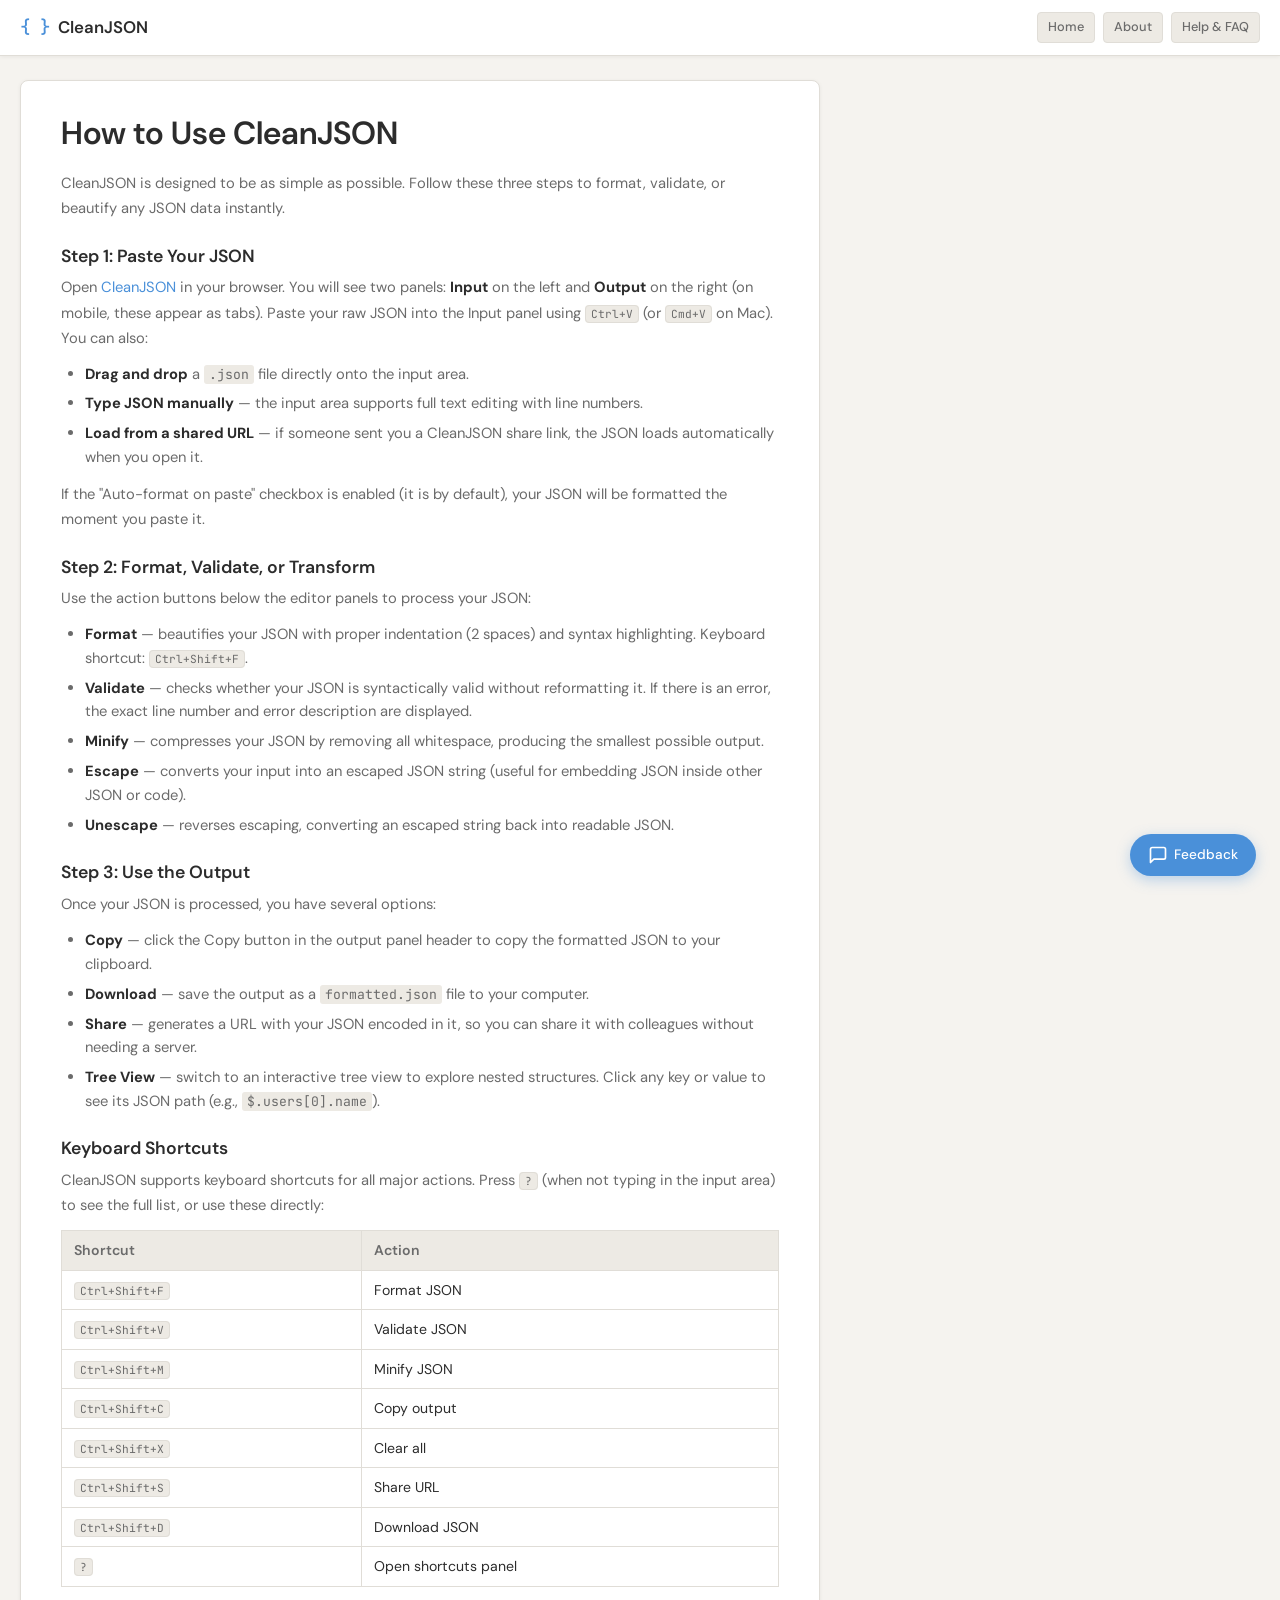
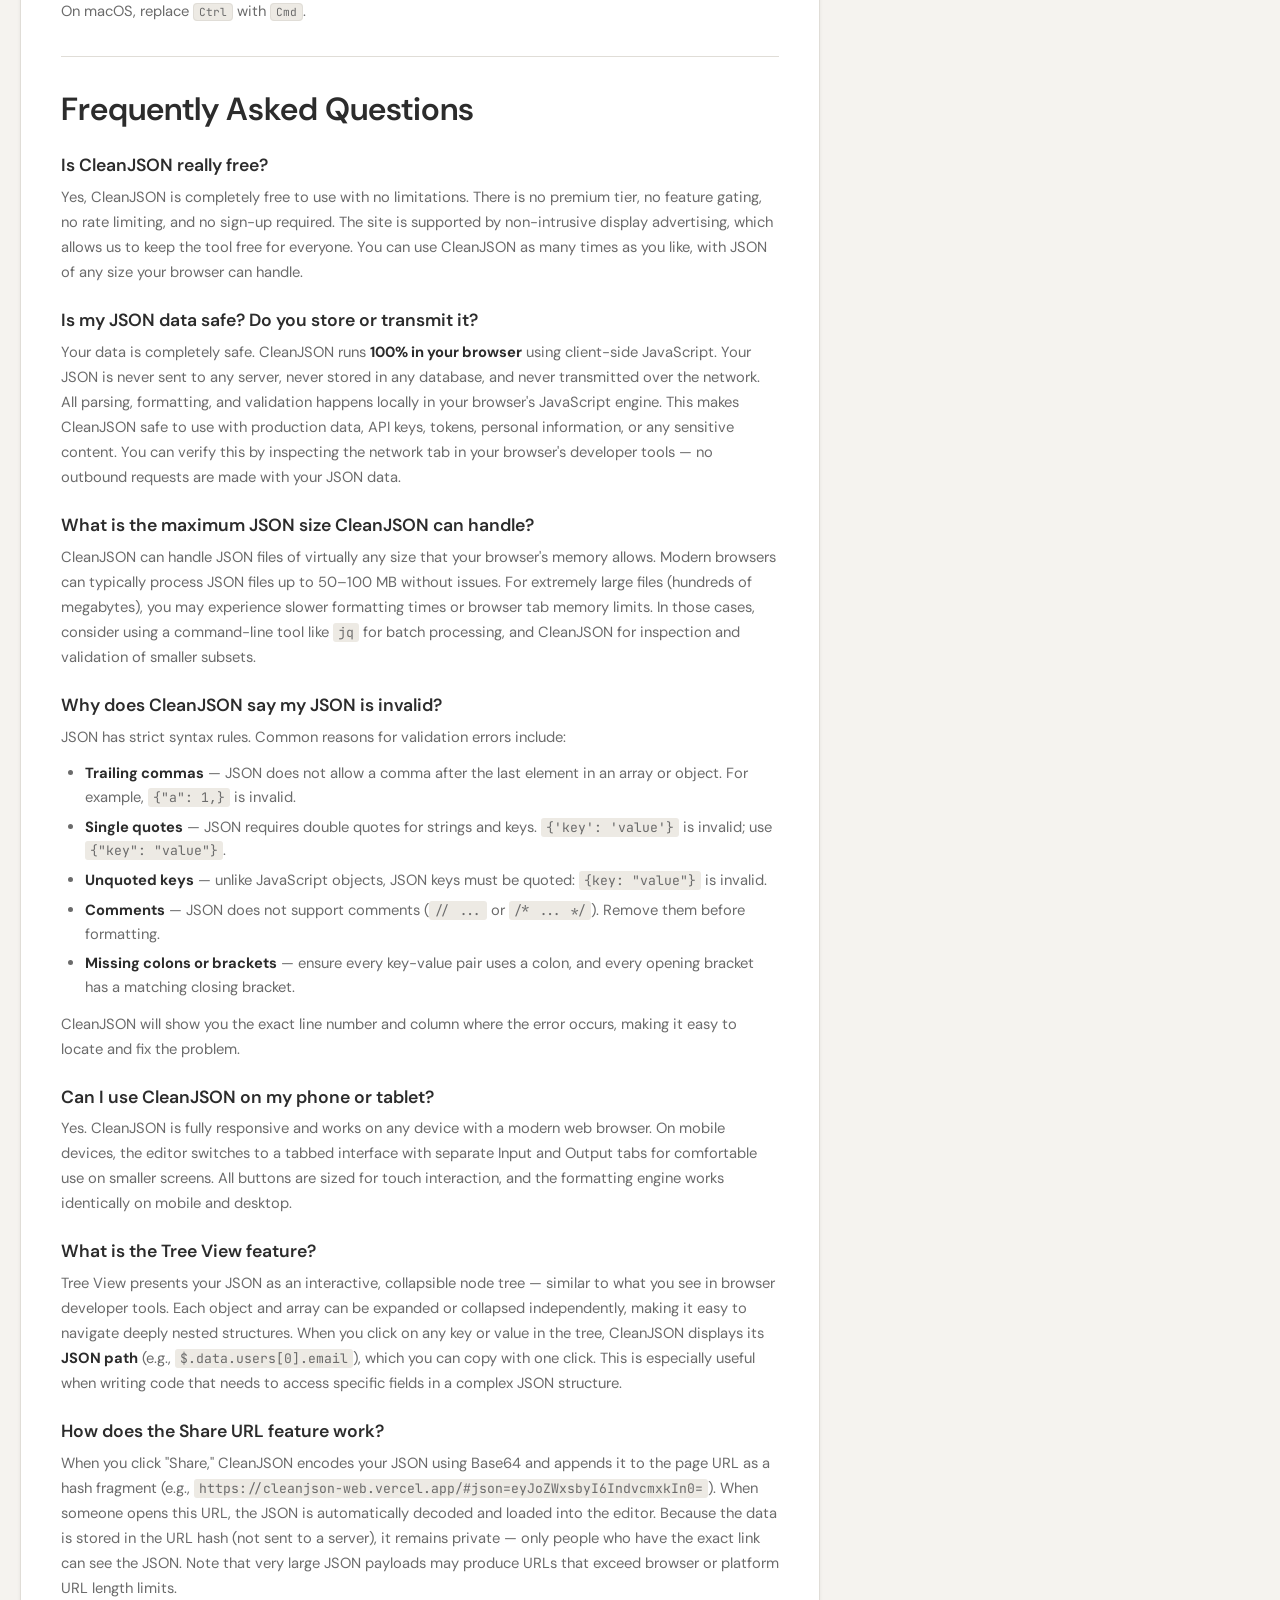
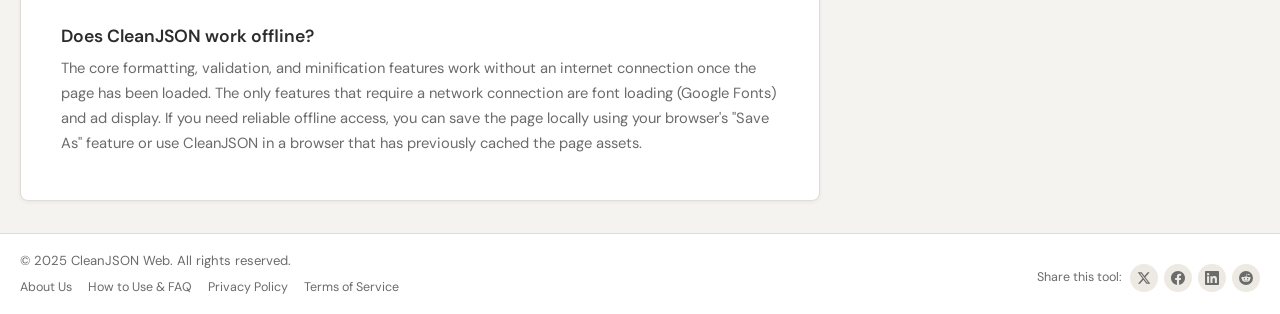
<file: how-to-use.html>
<!DOCTYPE html>
<html lang="en">
<head>
  <meta charset="UTF-8" />
  <meta name="viewport" content="width=device-width, initial-scale=1.0" />
  <title>How to Use & FAQ — CleanJSON JSON Formatter</title>
  <meta name="description" content="Learn how to format, validate, and beautify JSON with CleanJSON. Step-by-step guide and frequently asked questions about our free online JSON tool." />
  <meta name="keywords" content="how to format JSON, JSON formatter guide, JSON validator FAQ, format JSON online, beautify JSON tutorial" />
  <link rel="canonical" href="https://cleanjson-web.vercel.app/how-to-use.html" />
  <link rel="manifest" href="/manifest.json" />
  <meta name="robots" content="index, follow, max-snippet:-1, max-image-preview:large" />

  <!-- hreflang -->
  <link rel="alternate" hreflang="en" href="https://cleanjson-web.vercel.app/how-to-use.html" />
  <link rel="alternate" hreflang="ko" href="https://cleanjson-web.vercel.app/how-to-use.html" />
  <link rel="alternate" hreflang="ja" href="https://cleanjson-web.vercel.app/how-to-use.html" />
  <link rel="alternate" hreflang="zh" href="https://cleanjson-web.vercel.app/how-to-use.html" />
  <link rel="alternate" hreflang="es" href="https://cleanjson-web.vercel.app/how-to-use.html" />
  <link rel="alternate" hreflang="fr" href="https://cleanjson-web.vercel.app/how-to-use.html" />
  <link rel="alternate" hreflang="de" href="https://cleanjson-web.vercel.app/how-to-use.html" />
  <link rel="alternate" hreflang="pt" href="https://cleanjson-web.vercel.app/how-to-use.html" />
  <link rel="alternate" hreflang="ru" href="https://cleanjson-web.vercel.app/how-to-use.html" />
  <link rel="alternate" hreflang="hi" href="https://cleanjson-web.vercel.app/how-to-use.html" />
  <link rel="alternate" hreflang="it" href="https://cleanjson-web.vercel.app/how-to-use.html" />
  <link rel="alternate" hreflang="vi" href="https://cleanjson-web.vercel.app/how-to-use.html" />
  <link rel="alternate" hreflang="id" href="https://cleanjson-web.vercel.app/how-to-use.html" />
  <link rel="alternate" hreflang="x-default" href="https://cleanjson-web.vercel.app/how-to-use.html" />

  <!-- Open Graph -->
  <meta property="og:title" content="How to Use & FAQ — CleanJSON" />
  <meta property="og:description" content="Step-by-step guide and FAQ for CleanJSON, the free online JSON formatter and validator." />
  <meta property="og:type" content="website" />
  <meta property="og:url" content="https://cleanjson-web.vercel.app/how-to-use.html" />
  <meta property="og:site_name" content="CleanJSON" />
  <meta property="og:locale" content="en_US" />

  <!-- Twitter Card -->
  <meta name="twitter:card" content="summary" />
  <meta name="twitter:title" content="How to Use & FAQ — CleanJSON" />
  <meta name="twitter:description" content="Step-by-step guide and FAQ for CleanJSON, the free online JSON formatter and validator." />

  <!-- JSON-LD: BreadcrumbList -->
  <script type="application/ld+json">
  {
    "@context": "https://schema.org",
    "@type": "BreadcrumbList",
    "itemListElement": [
      { "@type": "ListItem", "position": 1, "name": "Home", "item": "https://cleanjson-web.vercel.app/" },
      { "@type": "ListItem", "position": 2, "name": "How to Use & FAQ", "item": "https://cleanjson-web.vercel.app/how-to-use.html" }
    ]
  }
  </script>

  <!-- JSON-LD: FAQPage for rich snippets -->
  <script type="application/ld+json">
  {
    "@context": "https://schema.org",
    "@type": "FAQPage",
    "mainEntity": [
      {
        "@type": "Question",
        "name": "Is CleanJSON really free?",
        "acceptedAnswer": {
          "@type": "Answer",
          "text": "Yes, CleanJSON is completely free to use with no limitations. There is no premium tier, no feature gating, no rate limiting, and no sign-up required."
        }
      },
      {
        "@type": "Question",
        "name": "Is my JSON data safe? Do you store or transmit it?",
        "acceptedAnswer": {
          "@type": "Answer",
          "text": "Your data is completely safe. CleanJSON runs 100% in your browser using client-side JavaScript. Your JSON is never sent to any server, never stored in any database, and never transmitted over the network."
        }
      },
      {
        "@type": "Question",
        "name": "What is the maximum JSON size CleanJSON can handle?",
        "acceptedAnswer": {
          "@type": "Answer",
          "text": "CleanJSON can handle JSON files of virtually any size that your browser's memory allows. Modern browsers can typically process JSON files up to 50-100 MB without issues."
        }
      },
      {
        "@type": "Question",
        "name": "Why does CleanJSON say my JSON is invalid?",
        "acceptedAnswer": {
          "@type": "Answer",
          "text": "JSON has strict syntax rules. Common reasons include trailing commas, single quotes instead of double quotes, unquoted keys, comments, and missing colons or brackets. CleanJSON shows the exact line number and column where the error occurs."
        }
      },
      {
        "@type": "Question",
        "name": "Can I use CleanJSON on my phone or tablet?",
        "acceptedAnswer": {
          "@type": "Answer",
          "text": "Yes. CleanJSON is fully responsive and works on any device with a modern web browser. On mobile devices, the editor switches to a tabbed interface."
        }
      },
      {
        "@type": "Question",
        "name": "How does the Share URL feature work?",
        "acceptedAnswer": {
          "@type": "Answer",
          "text": "CleanJSON encodes your JSON using Base64 and appends it to the page URL as a hash fragment. The data is stored in the URL hash, not sent to a server, so it remains private."
        }
      },
      {
        "@type": "Question",
        "name": "Does CleanJSON work offline?",
        "acceptedAnswer": {
          "@type": "Answer",
          "text": "The core formatting, validation, and minification features work without an internet connection once the page has been loaded."
        }
      }
    ]
  }
  </script>

  <!-- Fonts -->
  <link rel="preconnect" href="https://fonts.googleapis.com" />
  <link rel="preconnect" href="https://fonts.gstatic.com" crossorigin />
  <link href="https://fonts.googleapis.com/css2?family=DM+Sans:wght@400;500;600&family=JetBrains+Mono:wght@400;500&display=swap" rel="stylesheet" />

  <link rel="icon" href="data:image/svg+xml,<svg xmlns='http://www.w3.org/2000/svg' viewBox='0 0 100 100'><text y='.9em' font-size='80'>{ }</text></svg>" />
  <meta name="theme-color" content="#F5F3EF" media="(prefers-color-scheme: light)" />
  <meta name="theme-color" content="#1A1917" media="(prefers-color-scheme: dark)" />

  <link rel="stylesheet" href="style.css" />
  <script async src="https://pagead2.googlesyndication.com/pagead/js/adsbygoogle.js?client=ca-pub-7098271335538021" crossorigin="anonymous"></script>
</head>
<body>

  <!-- ===== HEADER ===== -->
  <header class="site-header" role="banner">
    <div class="header-inner">
      <a href="/" class="logo" aria-label="CleanJSON home">
        <span class="logo-icon" aria-hidden="true">{ }</span>
        <span class="logo-text">CleanJSON</span>
      </a>
      <nav class="header-nav" aria-label="Site navigation">
        <a href="/" class="btn-small">Home</a>
        <a href="/about.html" class="btn-small">About</a>
        <a href="/how-to-use.html" class="btn-small" aria-current="page">Help & FAQ</a>
      </nav>
    </div>
  </header>

  <!-- ===== MAIN ===== -->
  <main class="main-content page-content" role="main">
    <article>
      <h1>How to Use CleanJSON</h1>
      <p>CleanJSON is designed to be as simple as possible. Follow these three steps to format, validate, or beautify any JSON data instantly.</p>

      <section>
        <h2>Step 1: Paste Your JSON</h2>
        <p>Open <a href="/">CleanJSON</a> in your browser. You will see two panels: <strong>Input</strong> on the left and <strong>Output</strong> on the right (on mobile, these appear as tabs). Paste your raw JSON into the Input panel using <kbd>Ctrl+V</kbd> (or <kbd>Cmd+V</kbd> on Mac). You can also:</p>
        <ul>
          <li><strong>Drag and drop</strong> a <code>.json</code> file directly onto the input area.</li>
          <li><strong>Type JSON manually</strong> — the input area supports full text editing with line numbers.</li>
          <li><strong>Load from a shared URL</strong> — if someone sent you a CleanJSON share link, the JSON loads automatically when you open it.</li>
        </ul>
        <p>If the "Auto-format on paste" checkbox is enabled (it is by default), your JSON will be formatted the moment you paste it.</p>
      </section>

      <section>
        <h2>Step 2: Format, Validate, or Transform</h2>
        <p>Use the action buttons below the editor panels to process your JSON:</p>
        <ul>
          <li><strong>Format</strong> — beautifies your JSON with proper indentation (2 spaces) and syntax highlighting. Keyboard shortcut: <kbd>Ctrl+Shift+F</kbd>.</li>
          <li><strong>Validate</strong> — checks whether your JSON is syntactically valid without reformatting it. If there is an error, the exact line number and error description are displayed.</li>
          <li><strong>Minify</strong> — compresses your JSON by removing all whitespace, producing the smallest possible output.</li>
          <li><strong>Escape</strong> — converts your input into an escaped JSON string (useful for embedding JSON inside other JSON or code).</li>
          <li><strong>Unescape</strong> — reverses escaping, converting an escaped string back into readable JSON.</li>
        </ul>
      </section>

      <section>
        <h2>Step 3: Use the Output</h2>
        <p>Once your JSON is processed, you have several options:</p>
        <ul>
          <li><strong>Copy</strong> — click the Copy button in the output panel header to copy the formatted JSON to your clipboard.</li>
          <li><strong>Download</strong> — save the output as a <code>formatted.json</code> file to your computer.</li>
          <li><strong>Share</strong> — generates a URL with your JSON encoded in it, so you can share it with colleagues without needing a server.</li>
          <li><strong>Tree View</strong> — switch to an interactive tree view to explore nested structures. Click any key or value to see its JSON path (e.g., <code>$.users[0].name</code>).</li>
        </ul>
      </section>

      <section>
        <h2>Keyboard Shortcuts</h2>
        <p>CleanJSON supports keyboard shortcuts for all major actions. Press <kbd>?</kbd> (when not typing in the input area) to see the full list, or use these directly:</p>
        <table class="shortcuts-table">
          <thead><tr><th>Shortcut</th><th>Action</th></tr></thead>
          <tbody>
            <tr><td><kbd>Ctrl+Shift+F</kbd></td><td>Format JSON</td></tr>
            <tr><td><kbd>Ctrl+Shift+V</kbd></td><td>Validate JSON</td></tr>
            <tr><td><kbd>Ctrl+Shift+M</kbd></td><td>Minify JSON</td></tr>
            <tr><td><kbd>Ctrl+Shift+C</kbd></td><td>Copy output</td></tr>
            <tr><td><kbd>Ctrl+Shift+X</kbd></td><td>Clear all</td></tr>
            <tr><td><kbd>Ctrl+Shift+S</kbd></td><td>Share URL</td></tr>
            <tr><td><kbd>Ctrl+Shift+D</kbd></td><td>Download JSON</td></tr>
            <tr><td><kbd>?</kbd></td><td>Open shortcuts panel</td></tr>
          </tbody>
        </table>
        <p>On macOS, replace <kbd>Ctrl</kbd> with <kbd>Cmd</kbd>.</p>
      </section>

      <hr />

      <h1 id="faq">Frequently Asked Questions</h1>

      <section>
        <h2>Is CleanJSON really free?</h2>
        <p>Yes, CleanJSON is completely free to use with no limitations. There is no premium tier, no feature gating, no rate limiting, and no sign-up required. The site is supported by non-intrusive display advertising, which allows us to keep the tool free for everyone. You can use CleanJSON as many times as you like, with JSON of any size your browser can handle.</p>
      </section>

      <section>
        <h2>Is my JSON data safe? Do you store or transmit it?</h2>
        <p>Your data is completely safe. CleanJSON runs <strong>100% in your browser</strong> using client-side JavaScript. Your JSON is never sent to any server, never stored in any database, and never transmitted over the network. All parsing, formatting, and validation happens locally in your browser's JavaScript engine. This makes CleanJSON safe to use with production data, API keys, tokens, personal information, or any sensitive content. You can verify this by inspecting the network tab in your browser's developer tools — no outbound requests are made with your JSON data.</p>
      </section>

      <section>
        <h2>What is the maximum JSON size CleanJSON can handle?</h2>
        <p>CleanJSON can handle JSON files of virtually any size that your browser's memory allows. Modern browsers can typically process JSON files up to 50–100 MB without issues. For extremely large files (hundreds of megabytes), you may experience slower formatting times or browser tab memory limits. In those cases, consider using a command-line tool like <code>jq</code> for batch processing, and CleanJSON for inspection and validation of smaller subsets.</p>
      </section>

      <section>
        <h2>Why does CleanJSON say my JSON is invalid?</h2>
        <p>JSON has strict syntax rules. Common reasons for validation errors include:</p>
        <ul>
          <li><strong>Trailing commas</strong> — JSON does not allow a comma after the last element in an array or object. For example, <code>{"a": 1,}</code> is invalid.</li>
          <li><strong>Single quotes</strong> — JSON requires double quotes for strings and keys. <code>{'key': 'value'}</code> is invalid; use <code>{"key": "value"}</code>.</li>
          <li><strong>Unquoted keys</strong> — unlike JavaScript objects, JSON keys must be quoted: <code>{key: "value"}</code> is invalid.</li>
          <li><strong>Comments</strong> — JSON does not support comments (<code>// ...</code> or <code>/* ... */</code>). Remove them before formatting.</li>
          <li><strong>Missing colons or brackets</strong> — ensure every key-value pair uses a colon, and every opening bracket has a matching closing bracket.</li>
        </ul>
        <p>CleanJSON will show you the exact line number and column where the error occurs, making it easy to locate and fix the problem.</p>
      </section>

      <section>
        <h2>Can I use CleanJSON on my phone or tablet?</h2>
        <p>Yes. CleanJSON is fully responsive and works on any device with a modern web browser. On mobile devices, the editor switches to a tabbed interface with separate Input and Output tabs for comfortable use on smaller screens. All buttons are sized for touch interaction, and the formatting engine works identically on mobile and desktop.</p>
      </section>

      <section>
        <h2>What is the Tree View feature?</h2>
        <p>Tree View presents your JSON as an interactive, collapsible node tree — similar to what you see in browser developer tools. Each object and array can be expanded or collapsed independently, making it easy to navigate deeply nested structures. When you click on any key or value in the tree, CleanJSON displays its <strong>JSON path</strong> (e.g., <code>$.data.users[0].email</code>), which you can copy with one click. This is especially useful when writing code that needs to access specific fields in a complex JSON structure.</p>
      </section>

      <section>
        <h2>How does the Share URL feature work?</h2>
        <p>When you click "Share," CleanJSON encodes your JSON using Base64 and appends it to the page URL as a hash fragment (e.g., <code>https://cleanjson-web.vercel.app/#json=eyJoZWxsbyI6IndvcmxkIn0=</code>). When someone opens this URL, the JSON is automatically decoded and loaded into the editor. Because the data is stored in the URL hash (not sent to a server), it remains private — only people who have the exact link can see the JSON. Note that very large JSON payloads may produce URLs that exceed browser or platform URL length limits.</p>
      </section>

      <section>
        <h2>Does CleanJSON work offline?</h2>
        <p>The core formatting, validation, and minification features work without an internet connection once the page has been loaded. The only features that require a network connection are font loading (Google Fonts) and ad display. If you need reliable offline access, you can save the page locally using your browser's "Save As" feature or use CleanJSON in a browser that has previously cached the page assets.</p>
      </section>
    </article>
  </main>

  <!-- ===== FOOTER ===== -->
  <footer class="site-footer" role="contentinfo">
    <div class="footer-inner">
      <div class="footer-left">
        <p class="footer-copy">&copy; 2025 CleanJSON Web. All rights reserved.</p>
        <nav class="footer-links" aria-label="Footer navigation">
          <a href="/about.html">About Us</a>
          <a href="/how-to-use.html">How to Use & FAQ</a>
          <a href="/privacy.html">Privacy Policy</a>
          <a href="/terms.html">Terms of Service</a>
        </nav>
      </div>
      <div class="footer-social">
        <div class="social-share">
          <span class="social-share-label">Share this tool:</span>
          <a href="https://twitter.com/intent/tweet?text=CleanJSON%20%E2%80%94%20Free%20online%20JSON%20formatter%20%26%20validator.%20No%20signup%2C%20100%25%20client-side.&url=https%3A%2F%2Fcleanjson-web.vercel.app" target="_blank" rel="noopener noreferrer" aria-label="Share on Twitter" title="Share on Twitter"><svg viewBox="0 0 24 24"><path d="M18.244 2.25h3.308l-7.227 8.26 8.502 11.24H16.17l-5.214-6.817L4.99 21.75H1.68l7.73-8.835L1.254 2.25H8.08l4.713 6.231zm-1.161 17.52h1.833L7.084 4.126H5.117z"/></svg></a>
          <a href="https://www.facebook.com/sharer/sharer.php?u=https%3A%2F%2Fcleanjson-web.vercel.app" target="_blank" rel="noopener noreferrer" aria-label="Share on Facebook" title="Share on Facebook"><svg viewBox="0 0 24 24"><path d="M24 12.073c0-6.627-5.373-12-12-12s-12 5.373-12 12c0 5.99 4.388 10.954 10.125 11.854v-8.385H7.078v-3.47h3.047V9.43c0-3.007 1.792-4.669 4.533-4.669 1.312 0 2.686.235 2.686.235v2.953H15.83c-1.491 0-1.956.925-1.956 1.874v2.25h3.328l-.532 3.47h-2.796v8.385C19.612 23.027 24 18.062 24 12.073z"/></svg></a>
          <a href="https://www.linkedin.com/sharing/share-offsite/?url=https%3A%2F%2Fcleanjson-web.vercel.app" target="_blank" rel="noopener noreferrer" aria-label="Share on LinkedIn" title="Share on LinkedIn"><svg viewBox="0 0 24 24"><path d="M20.447 20.452h-3.554v-5.569c0-1.328-.027-3.037-1.852-3.037-1.853 0-2.136 1.445-2.136 2.939v5.667H9.351V9h3.414v1.561h.046c.477-.9 1.637-1.85 3.37-1.85 3.601 0 4.267 2.37 4.267 5.455v6.286zM5.337 7.433a2.062 2.062 0 01-2.063-2.065 2.064 2.064 0 112.063 2.065zm1.782 13.019H3.555V9h3.564v11.452zM22.225 0H1.771C.792 0 0 .774 0 1.729v20.542C0 23.227.792 24 1.771 24h20.451C23.2 24 24 23.227 24 22.271V1.729C24 .774 23.2 0 22.222 0h.003z"/></svg></a>
          <a href="https://reddit.com/submit?url=https%3A%2F%2Fcleanjson-web.vercel.app&title=CleanJSON%20%E2%80%94%20Free%20Online%20JSON%20Formatter%20%26%20Validator" target="_blank" rel="noopener noreferrer" aria-label="Share on Reddit" title="Share on Reddit"><svg viewBox="0 0 24 24"><path d="M12 0A12 12 0 0 0 0 12a12 12 0 0 0 12 12 12 12 0 0 0 12-12A12 12 0 0 0 12 0zm5.01 4.744c.688 0 1.25.561 1.25 1.249a1.25 1.25 0 0 1-2.498.056l-2.597-.547-.8 3.747c1.824.07 3.48.632 4.674 1.488.308-.309.73-.491 1.207-.491.968 0 1.754.786 1.754 1.754 0 .716-.435 1.333-1.01 1.614a3.111 3.111 0 0 1 .042.52c0 2.694-3.13 4.87-7.004 4.87-3.874 0-7.004-2.176-7.004-4.87 0-.183.015-.366.043-.534A1.748 1.748 0 0 1 4.028 12c0-.968.786-1.754 1.754-1.754.463 0 .898.196 1.207.49 1.207-.883 2.878-1.43 4.744-1.487l.885-4.182a.342.342 0 0 1 .14-.197.35.35 0 0 1 .238-.042l2.906.617a1.214 1.214 0 0 1 1.108-.701zM9.25 12C8.561 12 8 12.562 8 13.25c0 .687.561 1.248 1.25 1.248.687 0 1.248-.561 1.248-1.249 0-.688-.561-1.249-1.249-1.249zm5.5 0c-.687 0-1.248.561-1.248 1.25 0 .687.561 1.248 1.249 1.248.688 0 1.249-.561 1.249-1.249 0-.687-.562-1.249-1.25-1.249zm-5.466 3.99a.327.327 0 0 0-.231.094.33.33 0 0 0 0 .463c.842.842 2.484.913 2.961.913.477 0 2.105-.056 2.961-.913a.361.361 0 0 0 .029-.463.33.33 0 0 0-.464 0c-.547.533-1.684.73-2.512.73-.828 0-1.979-.196-2.512-.73a.326.326 0 0 0-.232-.095z"/></svg></a>
        </div>
      </div>
    </div>
  </footer>

  <!-- Feedback button -->
  <a href="mailto:taeshinkim11@gmail.com?subject=CleanJSON%20Feedback&body=Hi%20CleanJSON%20team%2C%0A%0AI%20have%20the%20following%20suggestion%3A%0A%0A" class="feedback-fab" aria-label="Send feedback" title="Send feedback">
    <svg width="20" height="20" viewBox="0 0 24 24" fill="none" stroke="currentColor" stroke-width="2" stroke-linecap="round" stroke-linejoin="round" aria-hidden="true"><path d="M21 15a2 2 0 0 1-2 2H7l-4 4V5a2 2 0 0 1 2-2h14a2 2 0 0 1 2 2z"/></svg>
    <span>Feedback</span>
  </a>

  <noscript>
    <div style="padding:2rem;text-align:center;font-family:sans-serif;">
      <strong>JavaScript is required</strong> to use CleanJSON. Please enable JavaScript in your browser.
    </div>
  </noscript>

  <script src="i18n.js"></script>
</body>
</html>
</file>
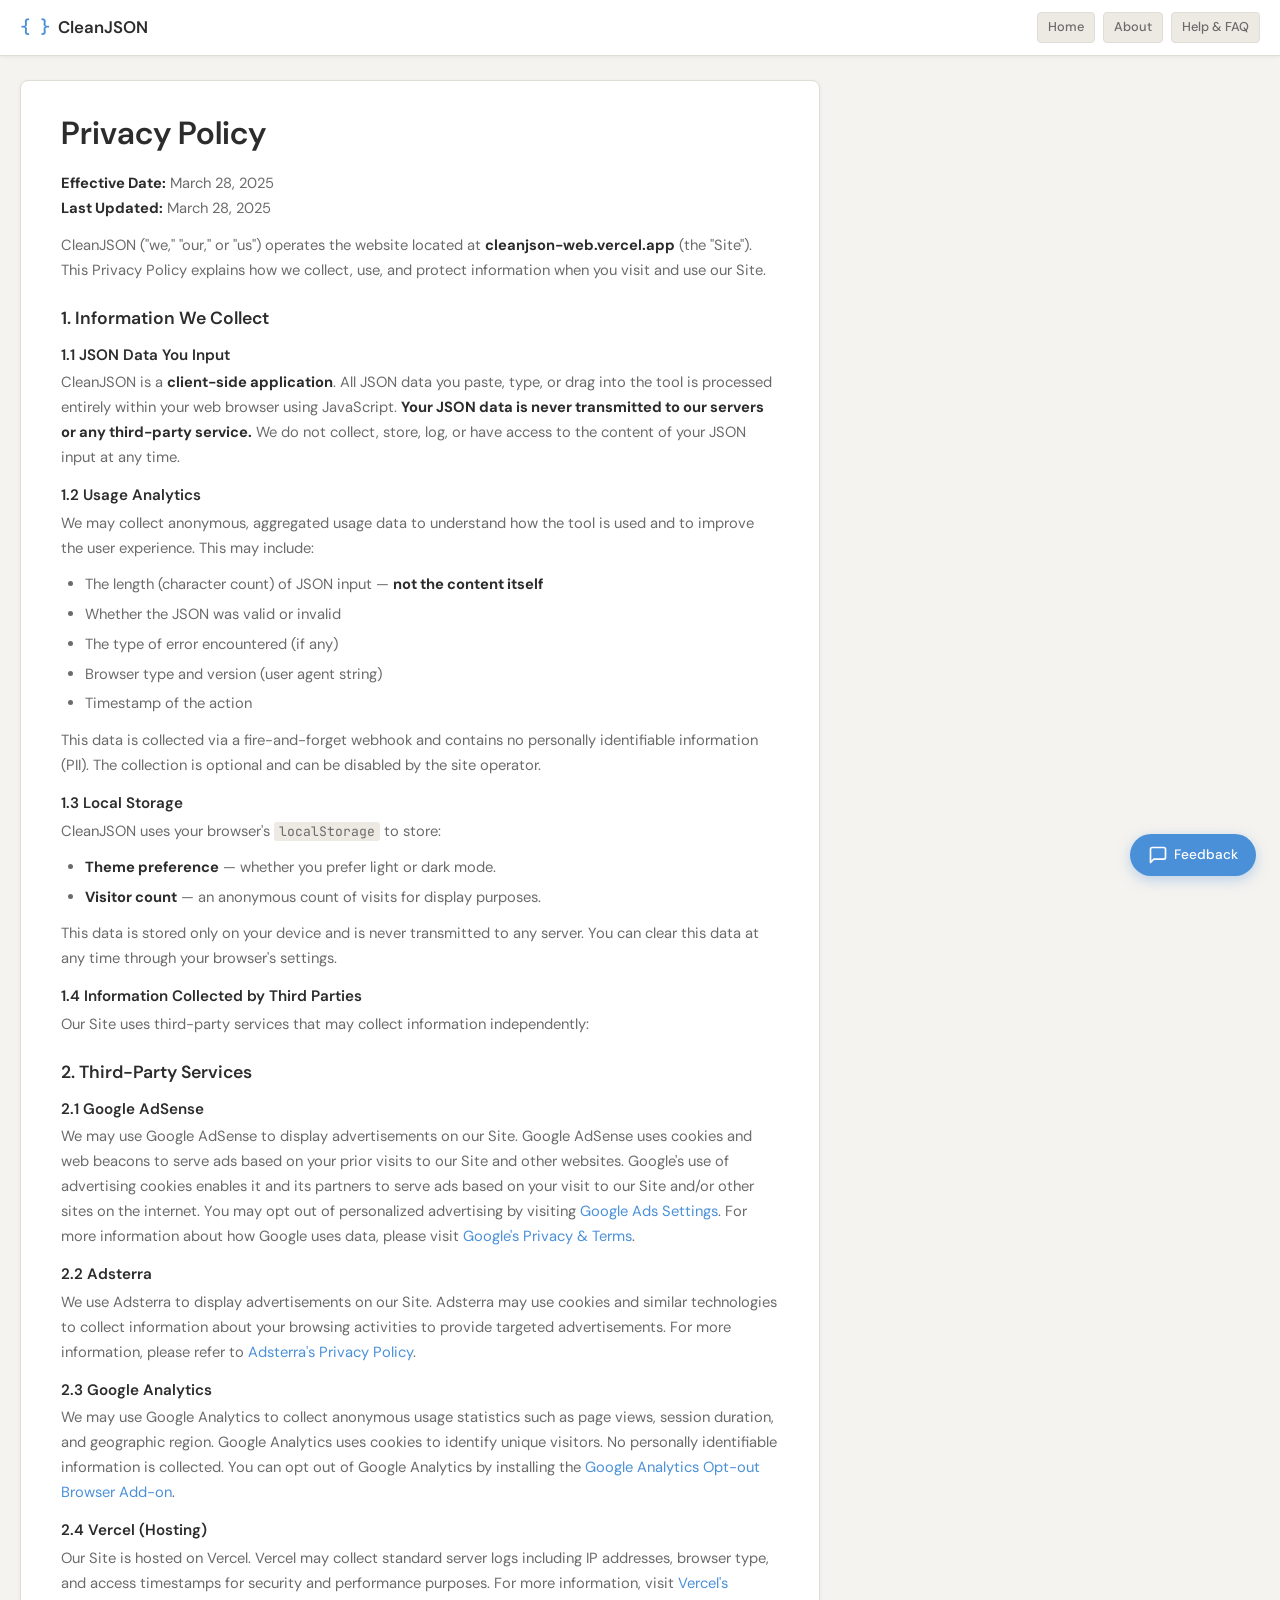
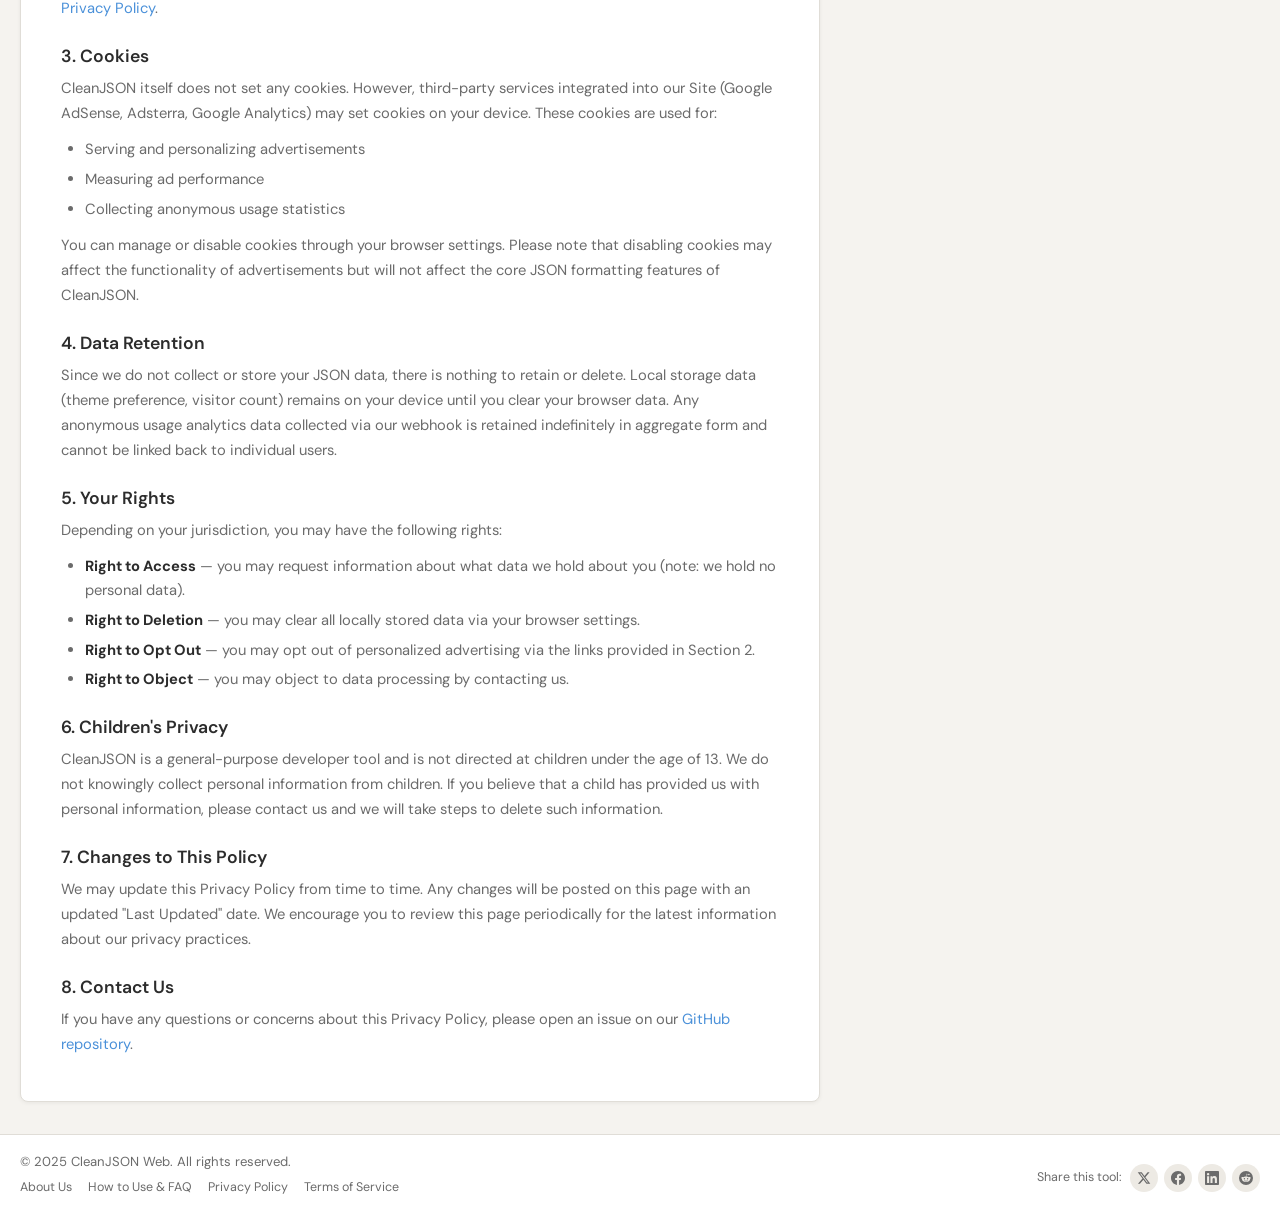
<file: privacy.html>
<!DOCTYPE html>
<html lang="en">
<head>
  <meta charset="UTF-8" />
  <meta name="viewport" content="width=device-width, initial-scale=1.0" />
  <title>Privacy Policy — CleanJSON</title>
  <meta name="description" content="Privacy Policy for CleanJSON. Learn how we handle your data, cookies, and third-party services. Your JSON data never leaves your browser." />
  <meta name="keywords" content="CleanJSON privacy policy, data privacy, JSON tool privacy, cookie policy" />
  <link rel="canonical" href="https://cleanjson-web.vercel.app/privacy.html" />
  <link rel="manifest" href="/manifest.json" />
  <meta name="robots" content="index, follow, max-snippet:-1, max-image-preview:large" />

  <!-- hreflang -->
  <link rel="alternate" hreflang="en" href="https://cleanjson-web.vercel.app/privacy.html" />
  <link rel="alternate" hreflang="ko" href="https://cleanjson-web.vercel.app/privacy.html" />
  <link rel="alternate" hreflang="ja" href="https://cleanjson-web.vercel.app/privacy.html" />
  <link rel="alternate" hreflang="zh" href="https://cleanjson-web.vercel.app/privacy.html" />
  <link rel="alternate" hreflang="es" href="https://cleanjson-web.vercel.app/privacy.html" />
  <link rel="alternate" hreflang="fr" href="https://cleanjson-web.vercel.app/privacy.html" />
  <link rel="alternate" hreflang="de" href="https://cleanjson-web.vercel.app/privacy.html" />
  <link rel="alternate" hreflang="pt" href="https://cleanjson-web.vercel.app/privacy.html" />
  <link rel="alternate" hreflang="ru" href="https://cleanjson-web.vercel.app/privacy.html" />
  <link rel="alternate" hreflang="hi" href="https://cleanjson-web.vercel.app/privacy.html" />
  <link rel="alternate" hreflang="it" href="https://cleanjson-web.vercel.app/privacy.html" />
  <link rel="alternate" hreflang="vi" href="https://cleanjson-web.vercel.app/privacy.html" />
  <link rel="alternate" hreflang="id" href="https://cleanjson-web.vercel.app/privacy.html" />
  <link rel="alternate" hreflang="x-default" href="https://cleanjson-web.vercel.app/privacy.html" />

  <!-- Open Graph -->
  <meta property="og:title" content="Privacy Policy — CleanJSON" />
  <meta property="og:description" content="Privacy Policy for CleanJSON. Your JSON data never leaves your browser." />
  <meta property="og:type" content="website" />
  <meta property="og:url" content="https://cleanjson-web.vercel.app/privacy.html" />
  <meta property="og:site_name" content="CleanJSON" />
  <meta property="og:locale" content="en_US" />

  <!-- Twitter Card -->
  <meta name="twitter:card" content="summary" />
  <meta name="twitter:title" content="Privacy Policy — CleanJSON" />
  <meta name="twitter:description" content="Privacy Policy for CleanJSON. Your JSON data never leaves your browser." />

  <!-- JSON-LD: BreadcrumbList -->
  <script type="application/ld+json">
  {
    "@context": "https://schema.org",
    "@type": "BreadcrumbList",
    "itemListElement": [
      { "@type": "ListItem", "position": 1, "name": "Home", "item": "https://cleanjson-web.vercel.app/" },
      { "@type": "ListItem", "position": 2, "name": "Privacy Policy", "item": "https://cleanjson-web.vercel.app/privacy.html" }
    ]
  }
  </script>

  <!-- Fonts -->
  <link rel="preconnect" href="https://fonts.googleapis.com" />
  <link rel="preconnect" href="https://fonts.gstatic.com" crossorigin />
  <link href="https://fonts.googleapis.com/css2?family=DM+Sans:wght@400;500;600&family=JetBrains+Mono:wght@400;500&display=swap" rel="stylesheet" />

  <link rel="icon" href="data:image/svg+xml,<svg xmlns='http://www.w3.org/2000/svg' viewBox='0 0 100 100'><text y='.9em' font-size='80'>{ }</text></svg>" />
  <meta name="theme-color" content="#F5F3EF" media="(prefers-color-scheme: light)" />
  <meta name="theme-color" content="#1A1917" media="(prefers-color-scheme: dark)" />

  <link rel="stylesheet" href="style.css" />
  <script async src="https://pagead2.googlesyndication.com/pagead/js/adsbygoogle.js?client=ca-pub-7098271335538021" crossorigin="anonymous"></script>
</head>
<body>

  <!-- ===== HEADER ===== -->
  <header class="site-header" role="banner">
    <div class="header-inner">
      <a href="/" class="logo" aria-label="CleanJSON home">
        <span class="logo-icon" aria-hidden="true">{ }</span>
        <span class="logo-text">CleanJSON</span>
      </a>
      <nav class="header-nav" aria-label="Site navigation">
        <a href="/" class="btn-small">Home</a>
        <a href="/about.html" class="btn-small">About</a>
        <a href="/how-to-use.html" class="btn-small">Help & FAQ</a>
      </nav>
    </div>
  </header>

  <!-- ===== MAIN ===== -->
  <main class="main-content page-content" role="main">
    <article>
      <h1>Privacy Policy</h1>
      <p><strong>Effective Date:</strong> March 28, 2025<br /><strong>Last Updated:</strong> March 28, 2025</p>

      <p>CleanJSON ("we," "our," or "us") operates the website located at <strong>cleanjson-web.vercel.app</strong> (the "Site"). This Privacy Policy explains how we collect, use, and protect information when you visit and use our Site.</p>

      <section>
        <h2>1. Information We Collect</h2>

        <h3>1.1 JSON Data You Input</h3>
        <p>CleanJSON is a <strong>client-side application</strong>. All JSON data you paste, type, or drag into the tool is processed entirely within your web browser using JavaScript. <strong>Your JSON data is never transmitted to our servers or any third-party service.</strong> We do not collect, store, log, or have access to the content of your JSON input at any time.</p>

        <h3>1.2 Usage Analytics</h3>
        <p>We may collect anonymous, aggregated usage data to understand how the tool is used and to improve the user experience. This may include:</p>
        <ul>
          <li>The length (character count) of JSON input — <strong>not the content itself</strong></li>
          <li>Whether the JSON was valid or invalid</li>
          <li>The type of error encountered (if any)</li>
          <li>Browser type and version (user agent string)</li>
          <li>Timestamp of the action</li>
        </ul>
        <p>This data is collected via a fire-and-forget webhook and contains no personally identifiable information (PII). The collection is optional and can be disabled by the site operator.</p>

        <h3>1.3 Local Storage</h3>
        <p>CleanJSON uses your browser's <code>localStorage</code> to store:</p>
        <ul>
          <li><strong>Theme preference</strong> — whether you prefer light or dark mode.</li>
          <li><strong>Visitor count</strong> — an anonymous count of visits for display purposes.</li>
        </ul>
        <p>This data is stored only on your device and is never transmitted to any server. You can clear this data at any time through your browser's settings.</p>

        <h3>1.4 Information Collected by Third Parties</h3>
        <p>Our Site uses third-party services that may collect information independently:</p>
      </section>

      <section>
        <h2>2. Third-Party Services</h2>

        <h3>2.1 Google AdSense</h3>
        <p>We may use Google AdSense to display advertisements on our Site. Google AdSense uses cookies and web beacons to serve ads based on your prior visits to our Site and other websites. Google's use of advertising cookies enables it and its partners to serve ads based on your visit to our Site and/or other sites on the internet. You may opt out of personalized advertising by visiting <a href="https://www.google.com/settings/ads" target="_blank" rel="noopener noreferrer">Google Ads Settings</a>. For more information about how Google uses data, please visit <a href="https://policies.google.com/technologies/partner-sites" target="_blank" rel="noopener noreferrer">Google's Privacy & Terms</a>.</p>

        <h3>2.2 Adsterra</h3>
        <p>We use Adsterra to display advertisements on our Site. Adsterra may use cookies and similar technologies to collect information about your browsing activities to provide targeted advertisements. For more information, please refer to <a href="https://adsterra.com/privacy-policy/" target="_blank" rel="noopener noreferrer">Adsterra's Privacy Policy</a>.</p>

        <h3>2.3 Google Analytics</h3>
        <p>We may use Google Analytics to collect anonymous usage statistics such as page views, session duration, and geographic region. Google Analytics uses cookies to identify unique visitors. No personally identifiable information is collected. You can opt out of Google Analytics by installing the <a href="https://tools.google.com/dlpage/gaoptout" target="_blank" rel="noopener noreferrer">Google Analytics Opt-out Browser Add-on</a>.</p>

        <h3>2.4 Vercel (Hosting)</h3>
        <p>Our Site is hosted on Vercel. Vercel may collect standard server logs including IP addresses, browser type, and access timestamps for security and performance purposes. For more information, visit <a href="https://vercel.com/legal/privacy-policy" target="_blank" rel="noopener noreferrer">Vercel's Privacy Policy</a>.</p>
      </section>

      <section>
        <h2>3. Cookies</h2>
        <p>CleanJSON itself does not set any cookies. However, third-party services integrated into our Site (Google AdSense, Adsterra, Google Analytics) may set cookies on your device. These cookies are used for:</p>
        <ul>
          <li>Serving and personalizing advertisements</li>
          <li>Measuring ad performance</li>
          <li>Collecting anonymous usage statistics</li>
        </ul>
        <p>You can manage or disable cookies through your browser settings. Please note that disabling cookies may affect the functionality of advertisements but will not affect the core JSON formatting features of CleanJSON.</p>
      </section>

      <section>
        <h2>4. Data Retention</h2>
        <p>Since we do not collect or store your JSON data, there is nothing to retain or delete. Local storage data (theme preference, visitor count) remains on your device until you clear your browser data. Any anonymous usage analytics data collected via our webhook is retained indefinitely in aggregate form and cannot be linked back to individual users.</p>
      </section>

      <section>
        <h2>5. Your Rights</h2>
        <p>Depending on your jurisdiction, you may have the following rights:</p>
        <ul>
          <li><strong>Right to Access</strong> — you may request information about what data we hold about you (note: we hold no personal data).</li>
          <li><strong>Right to Deletion</strong> — you may clear all locally stored data via your browser settings.</li>
          <li><strong>Right to Opt Out</strong> — you may opt out of personalized advertising via the links provided in Section 2.</li>
          <li><strong>Right to Object</strong> — you may object to data processing by contacting us.</li>
        </ul>
      </section>

      <section>
        <h2>6. Children's Privacy</h2>
        <p>CleanJSON is a general-purpose developer tool and is not directed at children under the age of 13. We do not knowingly collect personal information from children. If you believe that a child has provided us with personal information, please contact us and we will take steps to delete such information.</p>
      </section>

      <section>
        <h2>7. Changes to This Policy</h2>
        <p>We may update this Privacy Policy from time to time. Any changes will be posted on this page with an updated "Last Updated" date. We encourage you to review this page periodically for the latest information about our privacy practices.</p>
      </section>

      <section>
        <h2>8. Contact Us</h2>
        <p>If you have any questions or concerns about this Privacy Policy, please open an issue on our <a href="https://github.com/taeshin11/cleanjson-web" target="_blank" rel="noopener noreferrer">GitHub repository</a>.</p>
      </section>
    </article>
  </main>

  <!-- ===== FOOTER ===== -->
  <footer class="site-footer" role="contentinfo">
    <div class="footer-inner">
      <div class="footer-left">
        <p class="footer-copy">&copy; 2025 CleanJSON Web. All rights reserved.</p>
        <nav class="footer-links" aria-label="Footer navigation">
          <a href="/about.html">About Us</a>
          <a href="/how-to-use.html">How to Use & FAQ</a>
          <a href="/privacy.html">Privacy Policy</a>
          <a href="/terms.html">Terms of Service</a>
        </nav>
      </div>
      <div class="footer-social">
        <div class="social-share">
          <span class="social-share-label">Share this tool:</span>
          <a href="https://twitter.com/intent/tweet?text=CleanJSON%20%E2%80%94%20Free%20online%20JSON%20formatter%20%26%20validator.%20No%20signup%2C%20100%25%20client-side.&url=https%3A%2F%2Fcleanjson-web.vercel.app" target="_blank" rel="noopener noreferrer" aria-label="Share on Twitter" title="Share on Twitter"><svg viewBox="0 0 24 24"><path d="M18.244 2.25h3.308l-7.227 8.26 8.502 11.24H16.17l-5.214-6.817L4.99 21.75H1.68l7.73-8.835L1.254 2.25H8.08l4.713 6.231zm-1.161 17.52h1.833L7.084 4.126H5.117z"/></svg></a>
          <a href="https://www.facebook.com/sharer/sharer.php?u=https%3A%2F%2Fcleanjson-web.vercel.app" target="_blank" rel="noopener noreferrer" aria-label="Share on Facebook" title="Share on Facebook"><svg viewBox="0 0 24 24"><path d="M24 12.073c0-6.627-5.373-12-12-12s-12 5.373-12 12c0 5.99 4.388 10.954 10.125 11.854v-8.385H7.078v-3.47h3.047V9.43c0-3.007 1.792-4.669 4.533-4.669 1.312 0 2.686.235 2.686.235v2.953H15.83c-1.491 0-1.956.925-1.956 1.874v2.25h3.328l-.532 3.47h-2.796v8.385C19.612 23.027 24 18.062 24 12.073z"/></svg></a>
          <a href="https://www.linkedin.com/sharing/share-offsite/?url=https%3A%2F%2Fcleanjson-web.vercel.app" target="_blank" rel="noopener noreferrer" aria-label="Share on LinkedIn" title="Share on LinkedIn"><svg viewBox="0 0 24 24"><path d="M20.447 20.452h-3.554v-5.569c0-1.328-.027-3.037-1.852-3.037-1.853 0-2.136 1.445-2.136 2.939v5.667H9.351V9h3.414v1.561h.046c.477-.9 1.637-1.85 3.37-1.85 3.601 0 4.267 2.37 4.267 5.455v6.286zM5.337 7.433a2.062 2.062 0 01-2.063-2.065 2.064 2.064 0 112.063 2.065zm1.782 13.019H3.555V9h3.564v11.452zM22.225 0H1.771C.792 0 0 .774 0 1.729v20.542C0 23.227.792 24 1.771 24h20.451C23.2 24 24 23.227 24 22.271V1.729C24 .774 23.2 0 22.222 0h.003z"/></svg></a>
          <a href="https://reddit.com/submit?url=https%3A%2F%2Fcleanjson-web.vercel.app&title=CleanJSON%20%E2%80%94%20Free%20Online%20JSON%20Formatter%20%26%20Validator" target="_blank" rel="noopener noreferrer" aria-label="Share on Reddit" title="Share on Reddit"><svg viewBox="0 0 24 24"><path d="M12 0A12 12 0 0 0 0 12a12 12 0 0 0 12 12 12 12 0 0 0 12-12A12 12 0 0 0 12 0zm5.01 4.744c.688 0 1.25.561 1.25 1.249a1.25 1.25 0 0 1-2.498.056l-2.597-.547-.8 3.747c1.824.07 3.48.632 4.674 1.488.308-.309.73-.491 1.207-.491.968 0 1.754.786 1.754 1.754 0 .716-.435 1.333-1.01 1.614a3.111 3.111 0 0 1 .042.52c0 2.694-3.13 4.87-7.004 4.87-3.874 0-7.004-2.176-7.004-4.87 0-.183.015-.366.043-.534A1.748 1.748 0 0 1 4.028 12c0-.968.786-1.754 1.754-1.754.463 0 .898.196 1.207.49 1.207-.883 2.878-1.43 4.744-1.487l.885-4.182a.342.342 0 0 1 .14-.197.35.35 0 0 1 .238-.042l2.906.617a1.214 1.214 0 0 1 1.108-.701zM9.25 12C8.561 12 8 12.562 8 13.25c0 .687.561 1.248 1.25 1.248.687 0 1.248-.561 1.248-1.249 0-.688-.561-1.249-1.249-1.249zm5.5 0c-.687 0-1.248.561-1.248 1.25 0 .687.561 1.248 1.249 1.248.688 0 1.249-.561 1.249-1.249 0-.687-.562-1.249-1.25-1.249zm-5.466 3.99a.327.327 0 0 0-.231.094.33.33 0 0 0 0 .463c.842.842 2.484.913 2.961.913.477 0 2.105-.056 2.961-.913a.361.361 0 0 0 .029-.463.33.33 0 0 0-.464 0c-.547.533-1.684.73-2.512.73-.828 0-1.979-.196-2.512-.73a.326.326 0 0 0-.232-.095z"/></svg></a>
        </div>
      </div>
    </div>
  </footer>

  <!-- Feedback button -->
  <a href="mailto:taeshinkim11@gmail.com?subject=CleanJSON%20Feedback&body=Hi%20CleanJSON%20team%2C%0A%0AI%20have%20the%20following%20suggestion%3A%0A%0A" class="feedback-fab" aria-label="Send feedback" title="Send feedback">
    <svg width="20" height="20" viewBox="0 0 24 24" fill="none" stroke="currentColor" stroke-width="2" stroke-linecap="round" stroke-linejoin="round" aria-hidden="true"><path d="M21 15a2 2 0 0 1-2 2H7l-4 4V5a2 2 0 0 1 2-2h14a2 2 0 0 1 2 2z"/></svg>
    <span>Feedback</span>
  </a>

  <noscript>
    <div style="padding:2rem;text-align:center;font-family:sans-serif;">
      <strong>JavaScript is required</strong> to use CleanJSON. Please enable JavaScript in your browser.
    </div>
  </noscript>

  <script src="i18n.js"></script>
</body>
</html>
</file>
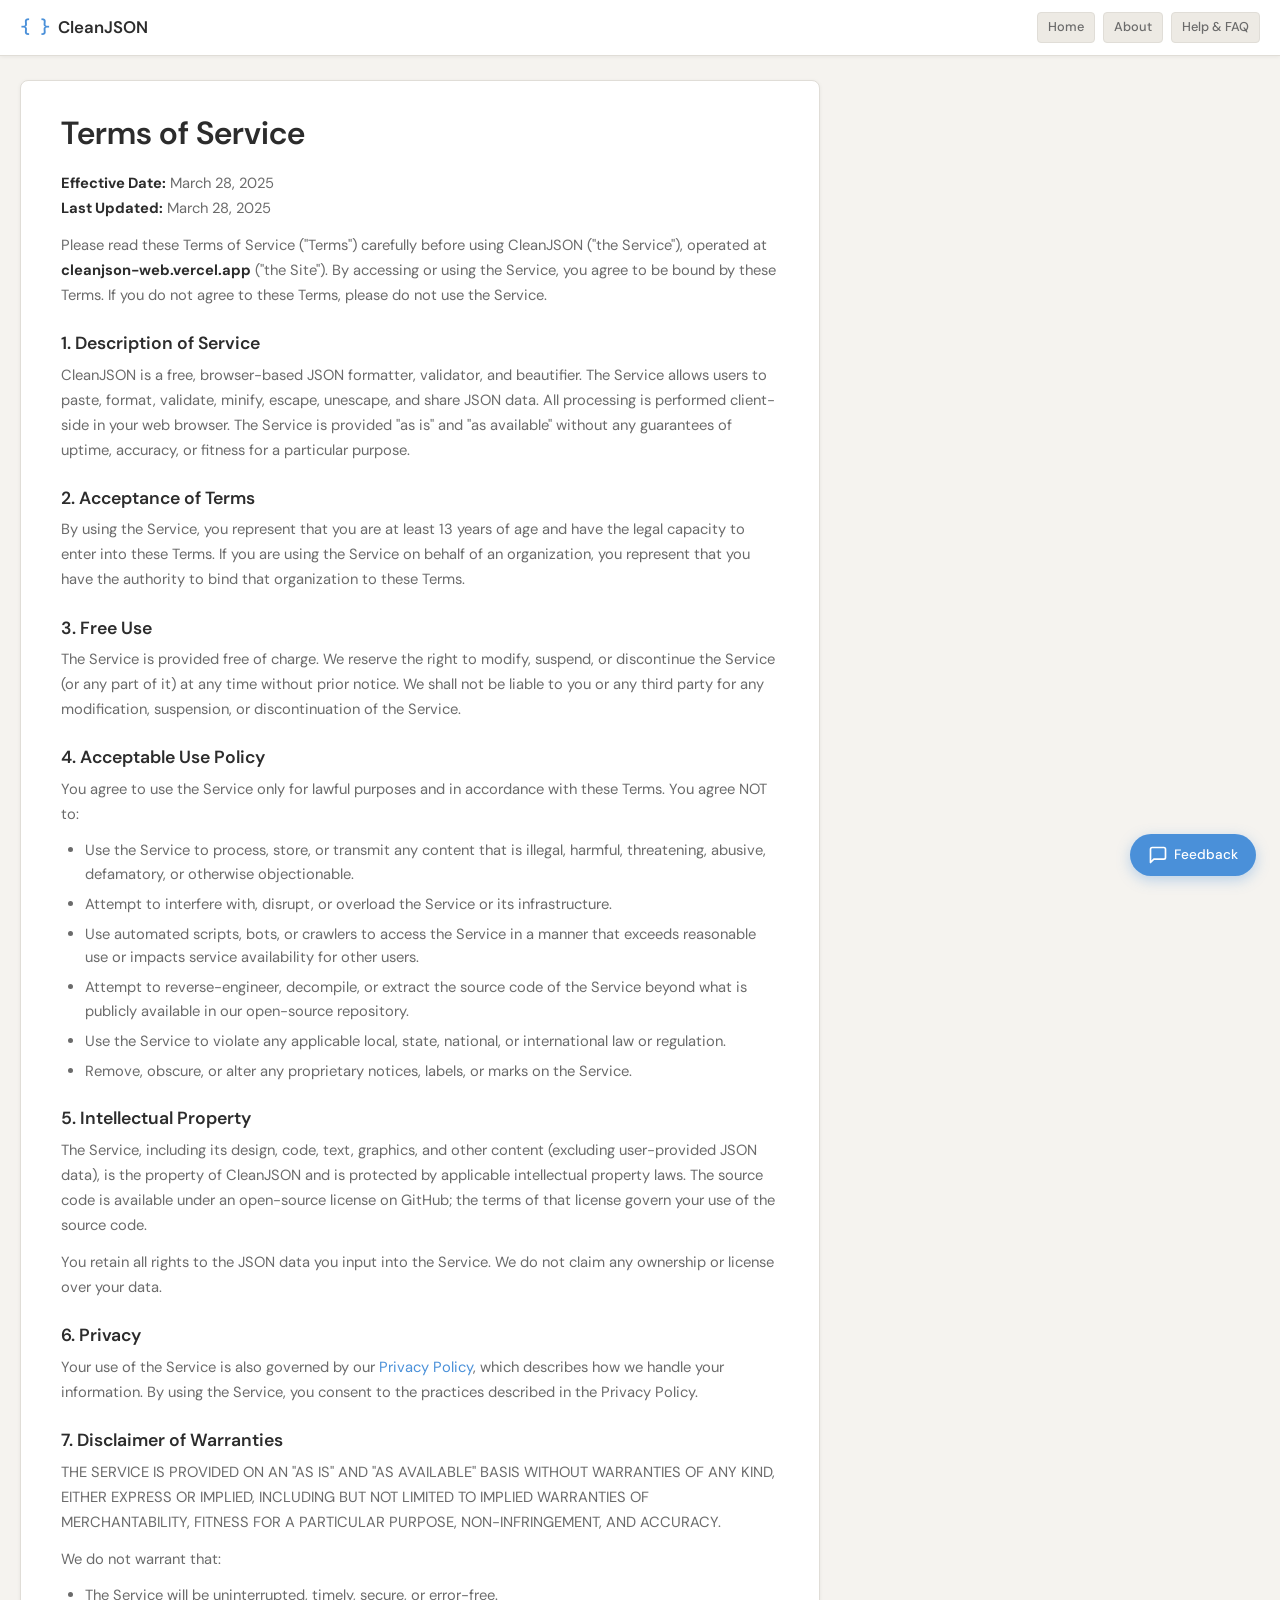
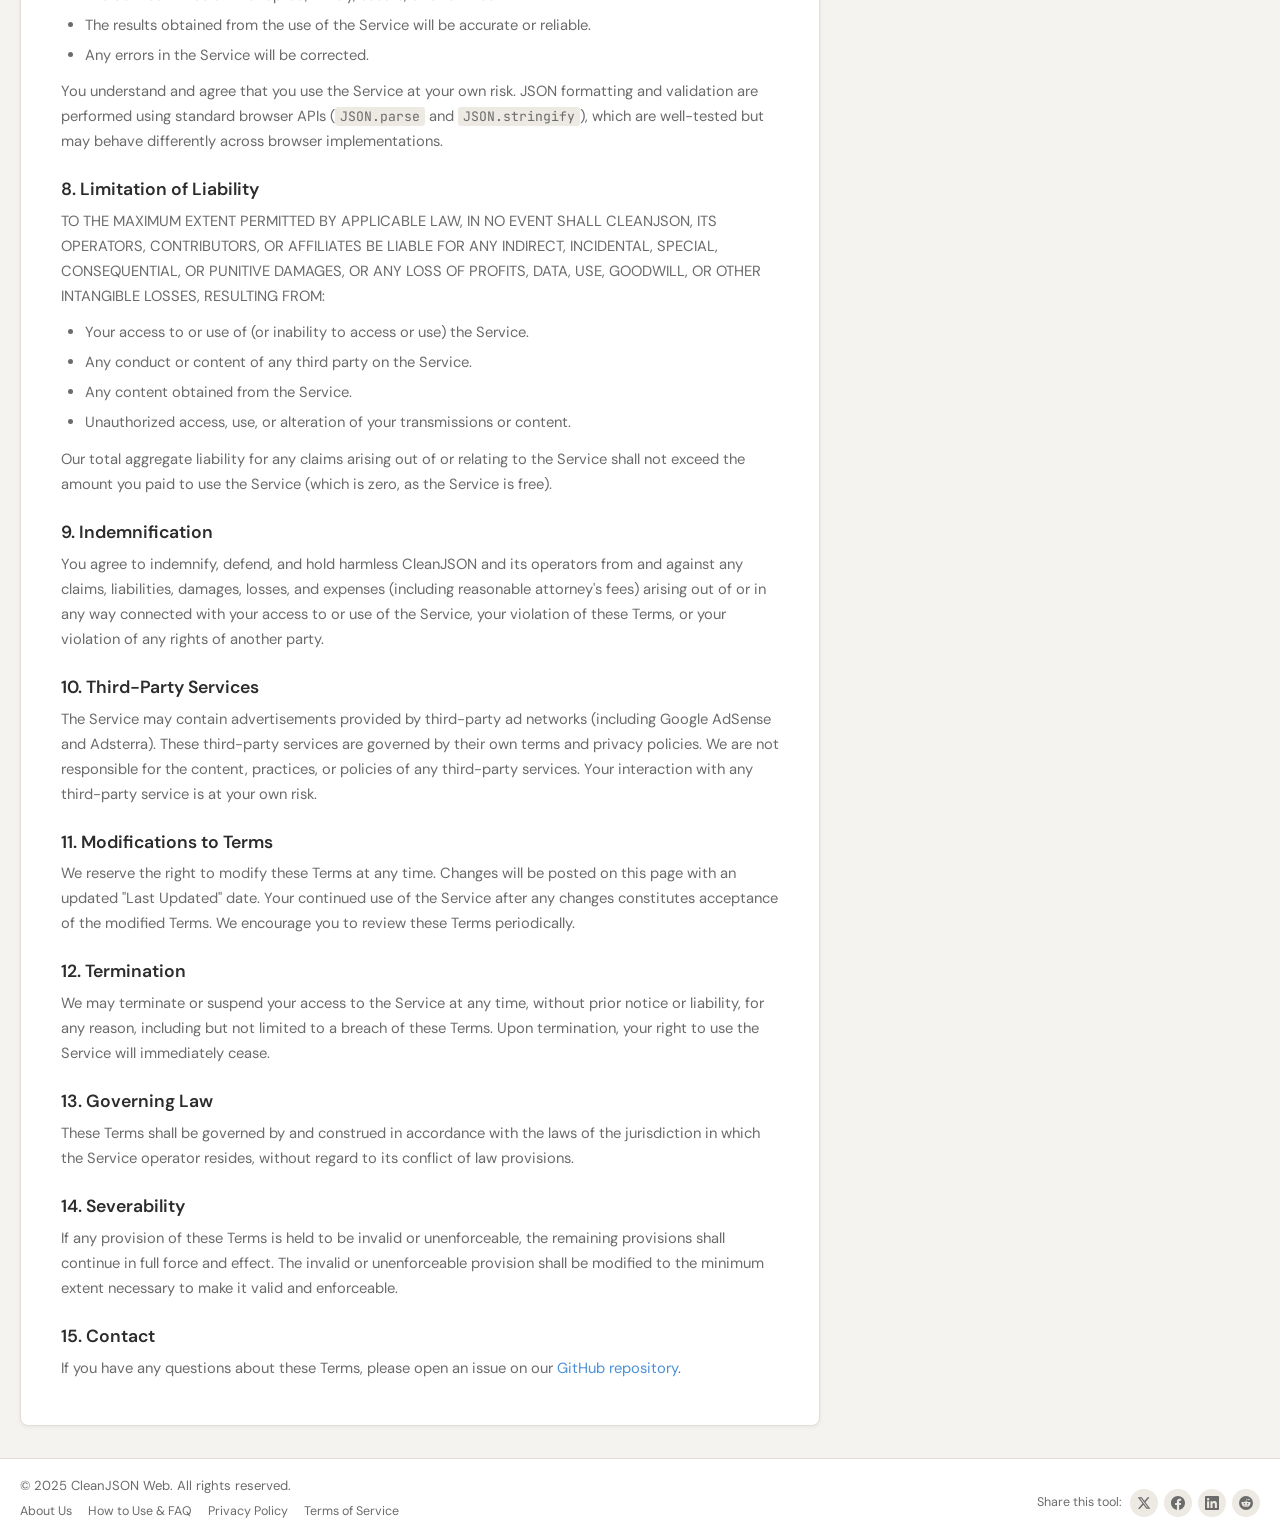
<file: terms.html>
<!DOCTYPE html>
<html lang="en">
<head>
  <meta charset="UTF-8" />
  <meta name="viewport" content="width=device-width, initial-scale=1.0" />
  <title>Terms of Service — CleanJSON</title>
  <meta name="description" content="Terms of Service for CleanJSON, a free online JSON formatter and validator. Read our terms, disclaimers, and acceptable use policy." />
  <meta name="keywords" content="CleanJSON terms of service, terms and conditions, JSON tool terms, acceptable use" />
  <link rel="canonical" href="https://cleanjson-web.vercel.app/terms.html" />
  <link rel="manifest" href="/manifest.json" />
  <meta name="robots" content="index, follow, max-snippet:-1, max-image-preview:large" />

  <!-- hreflang -->
  <link rel="alternate" hreflang="en" href="https://cleanjson-web.vercel.app/terms.html" />
  <link rel="alternate" hreflang="ko" href="https://cleanjson-web.vercel.app/terms.html" />
  <link rel="alternate" hreflang="ja" href="https://cleanjson-web.vercel.app/terms.html" />
  <link rel="alternate" hreflang="zh" href="https://cleanjson-web.vercel.app/terms.html" />
  <link rel="alternate" hreflang="es" href="https://cleanjson-web.vercel.app/terms.html" />
  <link rel="alternate" hreflang="fr" href="https://cleanjson-web.vercel.app/terms.html" />
  <link rel="alternate" hreflang="de" href="https://cleanjson-web.vercel.app/terms.html" />
  <link rel="alternate" hreflang="pt" href="https://cleanjson-web.vercel.app/terms.html" />
  <link rel="alternate" hreflang="ru" href="https://cleanjson-web.vercel.app/terms.html" />
  <link rel="alternate" hreflang="hi" href="https://cleanjson-web.vercel.app/terms.html" />
  <link rel="alternate" hreflang="it" href="https://cleanjson-web.vercel.app/terms.html" />
  <link rel="alternate" hreflang="vi" href="https://cleanjson-web.vercel.app/terms.html" />
  <link rel="alternate" hreflang="id" href="https://cleanjson-web.vercel.app/terms.html" />
  <link rel="alternate" hreflang="x-default" href="https://cleanjson-web.vercel.app/terms.html" />

  <!-- Open Graph -->
  <meta property="og:title" content="Terms of Service — CleanJSON" />
  <meta property="og:description" content="Terms of Service for CleanJSON, a free online JSON formatter and validator." />
  <meta property="og:type" content="website" />
  <meta property="og:url" content="https://cleanjson-web.vercel.app/terms.html" />
  <meta property="og:site_name" content="CleanJSON" />
  <meta property="og:locale" content="en_US" />

  <!-- Twitter Card -->
  <meta name="twitter:card" content="summary" />
  <meta name="twitter:title" content="Terms of Service — CleanJSON" />
  <meta name="twitter:description" content="Terms of Service for CleanJSON, a free online JSON formatter and validator." />

  <!-- JSON-LD: BreadcrumbList -->
  <script type="application/ld+json">
  {
    "@context": "https://schema.org",
    "@type": "BreadcrumbList",
    "itemListElement": [
      { "@type": "ListItem", "position": 1, "name": "Home", "item": "https://cleanjson-web.vercel.app/" },
      { "@type": "ListItem", "position": 2, "name": "Terms of Service", "item": "https://cleanjson-web.vercel.app/terms.html" }
    ]
  }
  </script>

  <!-- Fonts -->
  <link rel="preconnect" href="https://fonts.googleapis.com" />
  <link rel="preconnect" href="https://fonts.gstatic.com" crossorigin />
  <link href="https://fonts.googleapis.com/css2?family=DM+Sans:wght@400;500;600&family=JetBrains+Mono:wght@400;500&display=swap" rel="stylesheet" />

  <link rel="icon" href="data:image/svg+xml,<svg xmlns='http://www.w3.org/2000/svg' viewBox='0 0 100 100'><text y='.9em' font-size='80'>{ }</text></svg>" />
  <meta name="theme-color" content="#F5F3EF" media="(prefers-color-scheme: light)" />
  <meta name="theme-color" content="#1A1917" media="(prefers-color-scheme: dark)" />

  <link rel="stylesheet" href="style.css" />
  <script async src="https://pagead2.googlesyndication.com/pagead/js/adsbygoogle.js?client=ca-pub-7098271335538021" crossorigin="anonymous"></script>
</head>
<body>

  <!-- ===== HEADER ===== -->
  <header class="site-header" role="banner">
    <div class="header-inner">
      <a href="/" class="logo" aria-label="CleanJSON home">
        <span class="logo-icon" aria-hidden="true">{ }</span>
        <span class="logo-text">CleanJSON</span>
      </a>
      <nav class="header-nav" aria-label="Site navigation">
        <a href="/" class="btn-small">Home</a>
        <a href="/about.html" class="btn-small">About</a>
        <a href="/how-to-use.html" class="btn-small">Help & FAQ</a>
      </nav>
    </div>
  </header>

  <!-- ===== MAIN ===== -->
  <main class="main-content page-content" role="main">
    <article>
      <h1>Terms of Service</h1>
      <p><strong>Effective Date:</strong> March 28, 2025<br /><strong>Last Updated:</strong> March 28, 2025</p>

      <p>Please read these Terms of Service ("Terms") carefully before using CleanJSON ("the Service"), operated at <strong>cleanjson-web.vercel.app</strong> ("the Site"). By accessing or using the Service, you agree to be bound by these Terms. If you do not agree to these Terms, please do not use the Service.</p>

      <section>
        <h2>1. Description of Service</h2>
        <p>CleanJSON is a free, browser-based JSON formatter, validator, and beautifier. The Service allows users to paste, format, validate, minify, escape, unescape, and share JSON data. All processing is performed client-side in your web browser. The Service is provided "as is" and "as available" without any guarantees of uptime, accuracy, or fitness for a particular purpose.</p>
      </section>

      <section>
        <h2>2. Acceptance of Terms</h2>
        <p>By using the Service, you represent that you are at least 13 years of age and have the legal capacity to enter into these Terms. If you are using the Service on behalf of an organization, you represent that you have the authority to bind that organization to these Terms.</p>
      </section>

      <section>
        <h2>3. Free Use</h2>
        <p>The Service is provided free of charge. We reserve the right to modify, suspend, or discontinue the Service (or any part of it) at any time without prior notice. We shall not be liable to you or any third party for any modification, suspension, or discontinuation of the Service.</p>
      </section>

      <section>
        <h2>4. Acceptable Use Policy</h2>
        <p>You agree to use the Service only for lawful purposes and in accordance with these Terms. You agree NOT to:</p>
        <ul>
          <li>Use the Service to process, store, or transmit any content that is illegal, harmful, threatening, abusive, defamatory, or otherwise objectionable.</li>
          <li>Attempt to interfere with, disrupt, or overload the Service or its infrastructure.</li>
          <li>Use automated scripts, bots, or crawlers to access the Service in a manner that exceeds reasonable use or impacts service availability for other users.</li>
          <li>Attempt to reverse-engineer, decompile, or extract the source code of the Service beyond what is publicly available in our open-source repository.</li>
          <li>Use the Service to violate any applicable local, state, national, or international law or regulation.</li>
          <li>Remove, obscure, or alter any proprietary notices, labels, or marks on the Service.</li>
        </ul>
      </section>

      <section>
        <h2>5. Intellectual Property</h2>
        <p>The Service, including its design, code, text, graphics, and other content (excluding user-provided JSON data), is the property of CleanJSON and is protected by applicable intellectual property laws. The source code is available under an open-source license on GitHub; the terms of that license govern your use of the source code.</p>
        <p>You retain all rights to the JSON data you input into the Service. We do not claim any ownership or license over your data.</p>
      </section>

      <section>
        <h2>6. Privacy</h2>
        <p>Your use of the Service is also governed by our <a href="/privacy.html">Privacy Policy</a>, which describes how we handle your information. By using the Service, you consent to the practices described in the Privacy Policy.</p>
      </section>

      <section>
        <h2>7. Disclaimer of Warranties</h2>
        <p>THE SERVICE IS PROVIDED ON AN "AS IS" AND "AS AVAILABLE" BASIS WITHOUT WARRANTIES OF ANY KIND, EITHER EXPRESS OR IMPLIED, INCLUDING BUT NOT LIMITED TO IMPLIED WARRANTIES OF MERCHANTABILITY, FITNESS FOR A PARTICULAR PURPOSE, NON-INFRINGEMENT, AND ACCURACY.</p>
        <p>We do not warrant that:</p>
        <ul>
          <li>The Service will be uninterrupted, timely, secure, or error-free.</li>
          <li>The results obtained from the use of the Service will be accurate or reliable.</li>
          <li>Any errors in the Service will be corrected.</li>
        </ul>
        <p>You understand and agree that you use the Service at your own risk. JSON formatting and validation are performed using standard browser APIs (<code>JSON.parse</code> and <code>JSON.stringify</code>), which are well-tested but may behave differently across browser implementations.</p>
      </section>

      <section>
        <h2>8. Limitation of Liability</h2>
        <p>TO THE MAXIMUM EXTENT PERMITTED BY APPLICABLE LAW, IN NO EVENT SHALL CLEANJSON, ITS OPERATORS, CONTRIBUTORS, OR AFFILIATES BE LIABLE FOR ANY INDIRECT, INCIDENTAL, SPECIAL, CONSEQUENTIAL, OR PUNITIVE DAMAGES, OR ANY LOSS OF PROFITS, DATA, USE, GOODWILL, OR OTHER INTANGIBLE LOSSES, RESULTING FROM:</p>
        <ul>
          <li>Your access to or use of (or inability to access or use) the Service.</li>
          <li>Any conduct or content of any third party on the Service.</li>
          <li>Any content obtained from the Service.</li>
          <li>Unauthorized access, use, or alteration of your transmissions or content.</li>
        </ul>
        <p>Our total aggregate liability for any claims arising out of or relating to the Service shall not exceed the amount you paid to use the Service (which is zero, as the Service is free).</p>
      </section>

      <section>
        <h2>9. Indemnification</h2>
        <p>You agree to indemnify, defend, and hold harmless CleanJSON and its operators from and against any claims, liabilities, damages, losses, and expenses (including reasonable attorney's fees) arising out of or in any way connected with your access to or use of the Service, your violation of these Terms, or your violation of any rights of another party.</p>
      </section>

      <section>
        <h2>10. Third-Party Services</h2>
        <p>The Service may contain advertisements provided by third-party ad networks (including Google AdSense and Adsterra). These third-party services are governed by their own terms and privacy policies. We are not responsible for the content, practices, or policies of any third-party services. Your interaction with any third-party service is at your own risk.</p>
      </section>

      <section>
        <h2>11. Modifications to Terms</h2>
        <p>We reserve the right to modify these Terms at any time. Changes will be posted on this page with an updated "Last Updated" date. Your continued use of the Service after any changes constitutes acceptance of the modified Terms. We encourage you to review these Terms periodically.</p>
      </section>

      <section>
        <h2>12. Termination</h2>
        <p>We may terminate or suspend your access to the Service at any time, without prior notice or liability, for any reason, including but not limited to a breach of these Terms. Upon termination, your right to use the Service will immediately cease.</p>
      </section>

      <section>
        <h2>13. Governing Law</h2>
        <p>These Terms shall be governed by and construed in accordance with the laws of the jurisdiction in which the Service operator resides, without regard to its conflict of law provisions.</p>
      </section>

      <section>
        <h2>14. Severability</h2>
        <p>If any provision of these Terms is held to be invalid or unenforceable, the remaining provisions shall continue in full force and effect. The invalid or unenforceable provision shall be modified to the minimum extent necessary to make it valid and enforceable.</p>
      </section>

      <section>
        <h2>15. Contact</h2>
        <p>If you have any questions about these Terms, please open an issue on our <a href="https://github.com/taeshin11/cleanjson-web" target="_blank" rel="noopener noreferrer">GitHub repository</a>.</p>
      </section>
    </article>
  </main>

  <!-- ===== FOOTER ===== -->
  <footer class="site-footer" role="contentinfo">
    <div class="footer-inner">
      <div class="footer-left">
        <p class="footer-copy">&copy; 2025 CleanJSON Web. All rights reserved.</p>
        <nav class="footer-links" aria-label="Footer navigation">
          <a href="/about.html">About Us</a>
          <a href="/how-to-use.html">How to Use & FAQ</a>
          <a href="/privacy.html">Privacy Policy</a>
          <a href="/terms.html">Terms of Service</a>
        </nav>
      </div>
      <div class="footer-social">
        <div class="social-share">
          <span class="social-share-label">Share this tool:</span>
          <a href="https://twitter.com/intent/tweet?text=CleanJSON%20%E2%80%94%20Free%20online%20JSON%20formatter%20%26%20validator.%20No%20signup%2C%20100%25%20client-side.&url=https%3A%2F%2Fcleanjson-web.vercel.app" target="_blank" rel="noopener noreferrer" aria-label="Share on Twitter" title="Share on Twitter"><svg viewBox="0 0 24 24"><path d="M18.244 2.25h3.308l-7.227 8.26 8.502 11.24H16.17l-5.214-6.817L4.99 21.75H1.68l7.73-8.835L1.254 2.25H8.08l4.713 6.231zm-1.161 17.52h1.833L7.084 4.126H5.117z"/></svg></a>
          <a href="https://www.facebook.com/sharer/sharer.php?u=https%3A%2F%2Fcleanjson-web.vercel.app" target="_blank" rel="noopener noreferrer" aria-label="Share on Facebook" title="Share on Facebook"><svg viewBox="0 0 24 24"><path d="M24 12.073c0-6.627-5.373-12-12-12s-12 5.373-12 12c0 5.99 4.388 10.954 10.125 11.854v-8.385H7.078v-3.47h3.047V9.43c0-3.007 1.792-4.669 4.533-4.669 1.312 0 2.686.235 2.686.235v2.953H15.83c-1.491 0-1.956.925-1.956 1.874v2.25h3.328l-.532 3.47h-2.796v8.385C19.612 23.027 24 18.062 24 12.073z"/></svg></a>
          <a href="https://www.linkedin.com/sharing/share-offsite/?url=https%3A%2F%2Fcleanjson-web.vercel.app" target="_blank" rel="noopener noreferrer" aria-label="Share on LinkedIn" title="Share on LinkedIn"><svg viewBox="0 0 24 24"><path d="M20.447 20.452h-3.554v-5.569c0-1.328-.027-3.037-1.852-3.037-1.853 0-2.136 1.445-2.136 2.939v5.667H9.351V9h3.414v1.561h.046c.477-.9 1.637-1.85 3.37-1.85 3.601 0 4.267 2.37 4.267 5.455v6.286zM5.337 7.433a2.062 2.062 0 01-2.063-2.065 2.064 2.064 0 112.063 2.065zm1.782 13.019H3.555V9h3.564v11.452zM22.225 0H1.771C.792 0 0 .774 0 1.729v20.542C0 23.227.792 24 1.771 24h20.451C23.2 24 24 23.227 24 22.271V1.729C24 .774 23.2 0 22.222 0h.003z"/></svg></a>
          <a href="https://reddit.com/submit?url=https%3A%2F%2Fcleanjson-web.vercel.app&title=CleanJSON%20%E2%80%94%20Free%20Online%20JSON%20Formatter%20%26%20Validator" target="_blank" rel="noopener noreferrer" aria-label="Share on Reddit" title="Share on Reddit"><svg viewBox="0 0 24 24"><path d="M12 0A12 12 0 0 0 0 12a12 12 0 0 0 12 12 12 12 0 0 0 12-12A12 12 0 0 0 12 0zm5.01 4.744c.688 0 1.25.561 1.25 1.249a1.25 1.25 0 0 1-2.498.056l-2.597-.547-.8 3.747c1.824.07 3.48.632 4.674 1.488.308-.309.73-.491 1.207-.491.968 0 1.754.786 1.754 1.754 0 .716-.435 1.333-1.01 1.614a3.111 3.111 0 0 1 .042.52c0 2.694-3.13 4.87-7.004 4.87-3.874 0-7.004-2.176-7.004-4.87 0-.183.015-.366.043-.534A1.748 1.748 0 0 1 4.028 12c0-.968.786-1.754 1.754-1.754.463 0 .898.196 1.207.49 1.207-.883 2.878-1.43 4.744-1.487l.885-4.182a.342.342 0 0 1 .14-.197.35.35 0 0 1 .238-.042l2.906.617a1.214 1.214 0 0 1 1.108-.701zM9.25 12C8.561 12 8 12.562 8 13.25c0 .687.561 1.248 1.25 1.248.687 0 1.248-.561 1.248-1.249 0-.688-.561-1.249-1.249-1.249zm5.5 0c-.687 0-1.248.561-1.248 1.25 0 .687.561 1.248 1.249 1.248.688 0 1.249-.561 1.249-1.249 0-.687-.562-1.249-1.25-1.249zm-5.466 3.99a.327.327 0 0 0-.231.094.33.33 0 0 0 0 .463c.842.842 2.484.913 2.961.913.477 0 2.105-.056 2.961-.913a.361.361 0 0 0 .029-.463.33.33 0 0 0-.464 0c-.547.533-1.684.73-2.512.73-.828 0-1.979-.196-2.512-.73a.326.326 0 0 0-.232-.095z"/></svg></a>
        </div>
      </div>
    </div>
  </footer>

  <!-- Feedback button -->
  <a href="mailto:taeshinkim11@gmail.com?subject=CleanJSON%20Feedback&body=Hi%20CleanJSON%20team%2C%0A%0AI%20have%20the%20following%20suggestion%3A%0A%0A" class="feedback-fab" aria-label="Send feedback" title="Send feedback">
    <svg width="20" height="20" viewBox="0 0 24 24" fill="none" stroke="currentColor" stroke-width="2" stroke-linecap="round" stroke-linejoin="round" aria-hidden="true"><path d="M21 15a2 2 0 0 1-2 2H7l-4 4V5a2 2 0 0 1 2-2h14a2 2 0 0 1 2 2z"/></svg>
    <span>Feedback</span>
  </a>

  <noscript>
    <div style="padding:2rem;text-align:center;font-family:sans-serif;">
      <strong>JavaScript is required</strong> to use CleanJSON. Please enable JavaScript in your browser.
    </div>
  </noscript>

  <script src="i18n.js"></script>
</body>
</html>
</file>
<file: style.css>
/* ============================================================
   CleanJSON — style.css
   Soft warm theme per PRD color spec
   ============================================================ */

/* ---- CSS Custom Properties ---- */
:root {
  --bg-primary:     #F5F3EF;
  --bg-secondary:   #EDEAE4;
  --bg-card:        #FFFFFF;
  --text-primary:   #2C2C2C;
  --text-secondary: #6B6B6B;
  --accent:         #4A90D9;
  --accent-hover:   #3A7BC8;
  --success:        #5CB85C;
  --error:          #D9534F;
  --warning:        #E8A838;
  --border:         #E0DDD7;
  --shadow:         rgba(0,0,0,0.06);
  --shadow-md:      rgba(0,0,0,0.10);

  /* Syntax highlighting */
  --syntax-key:     #6B4C9A;
  --syntax-string:  #2E7D32;
  --syntax-number:  #C55A11;
  --syntax-bool:    #1565C0;
  --syntax-null:    #9E9E9E;

  /* Dimensions */
  --header-height:  56px;
  --radius:         8px;
  --radius-sm:      4px;
  --panel-min-h:    420px;

  /* Transition */
  --transition:     0.18s ease;
}

/* Dark mode */
[data-theme="dark"] {
  --bg-primary:     #1A1917;
  --bg-secondary:   #242220;
  --bg-card:        #2C2A28;
  --text-primary:   #E8E5DF;
  --text-secondary: #9A9590;
  --accent:         #5BA3F0;
  --accent-hover:   #4A90D9;
  --border:         #3A3830;
  --shadow:         rgba(0,0,0,0.25);
  --shadow-md:      rgba(0,0,0,0.40);
  --syntax-key:     #C4A7E7;
  --syntax-string:  #7EC8A0;
  --syntax-number:  #F4A261;
  --syntax-bool:    #7EB8F7;
  --syntax-null:    #7A7570;
}

/* ---- Reset & Base ---- */
*, *::before, *::after { box-sizing: border-box; margin: 0; padding: 0; }

html {
  font-size: 16px;
  scroll-behavior: smooth;
}

body {
  font-family: 'DM Sans', system-ui, -apple-system, sans-serif;
  background: var(--bg-primary);
  color: var(--text-primary);
  line-height: 1.6;
  min-height: 100vh;
  display: flex;
  flex-direction: column;
  transition: background var(--transition), color var(--transition);
}

/* ---- Typography ---- */
h1, h2, h3 { font-weight: 600; line-height: 1.3; }
h1 { font-size: clamp(1.4rem, 3vw, 2rem); }
h2 { font-size: 1.1rem; }
h3 { font-size: 0.95rem; }
kbd {
  font-family: 'JetBrains Mono', monospace;
  font-size: 0.7rem;
  background: var(--bg-secondary);
  border: 1px solid var(--border);
  border-radius: var(--radius-sm);
  padding: 1px 5px;
  color: var(--text-secondary);
}

/* ---- Links ---- */
a { color: var(--accent); text-decoration: none; }
a:hover { text-decoration: underline; }
a:focus-visible { outline: 2px solid var(--accent); outline-offset: 2px; border-radius: 2px; }

/* ---- Buttons ---- */
.btn {
  display: inline-flex;
  align-items: center;
  gap: 6px;
  padding: 9px 20px;
  font-family: 'DM Sans', sans-serif;
  font-size: 0.9rem;
  font-weight: 500;
  border: none;
  border-radius: var(--radius);
  cursor: pointer;
  transition: background var(--transition), transform 0.1s, box-shadow var(--transition);
  white-space: nowrap;
  user-select: none;
}
.btn:focus-visible { outline: 2px solid var(--accent); outline-offset: 2px; }
.btn:active { transform: scale(0.97); }

.btn--primary {
  background: var(--accent);
  color: #fff;
  box-shadow: 0 2px 6px rgba(74,144,217,0.30);
}
.btn--primary:hover { background: var(--accent-hover); box-shadow: 0 3px 10px rgba(74,144,217,0.40); }

.btn--secondary {
  background: var(--bg-secondary);
  color: var(--text-primary);
  border: 1px solid var(--border);
}
.btn--secondary:hover { background: var(--border); }

.btn--ghost {
  background: transparent;
  color: var(--text-secondary);
  border: 1px solid var(--border);
}
.btn--ghost:hover { background: var(--bg-secondary); color: var(--text-primary); }

.btn:disabled {
  opacity: 0.45;
  cursor: not-allowed;
  transform: none;
}

.btn-small {
  display: inline-flex;
  align-items: center;
  gap: 4px;
  padding: 4px 10px;
  font-size: 0.8rem;
  font-family: 'DM Sans', sans-serif;
  font-weight: 500;
  background: var(--bg-secondary);
  color: var(--text-secondary);
  border: 1px solid var(--border);
  border-radius: var(--radius-sm);
  cursor: pointer;
  transition: background var(--transition), color var(--transition);
}
.btn-small:hover { background: var(--border); color: var(--text-primary); }
.btn-small:disabled { opacity: 0.4; cursor: not-allowed; }
.btn-small:focus-visible { outline: 2px solid var(--accent); outline-offset: 2px; }

.btn-icon {
  display: inline-flex;
  align-items: center;
  justify-content: center;
  width: 36px;
  height: 36px;
  background: transparent;
  border: 1px solid var(--border);
  border-radius: var(--radius);
  cursor: pointer;
  font-size: 1rem;
  color: var(--text-secondary);
  transition: background var(--transition), color var(--transition);
  text-decoration: none;
}
.btn-icon:hover { background: var(--bg-secondary); color: var(--text-primary); }
.btn-icon:focus-visible { outline: 2px solid var(--accent); outline-offset: 2px; }

/* ---- Header ---- */
.site-header {
  position: sticky;
  top: 0;
  z-index: 100;
  background: var(--bg-card);
  border-bottom: 1px solid var(--border);
  height: var(--header-height);
  box-shadow: 0 1px 4px var(--shadow);
}
.header-inner {
  max-width: 1280px;
  margin: 0 auto;
  padding: 0 1.25rem;
  height: 100%;
  display: flex;
  align-items: center;
  justify-content: space-between;
}

.logo {
  display: flex;
  align-items: center;
  gap: 8px;
  text-decoration: none;
  color: var(--text-primary);
}
.logo-icon {
  font-family: 'JetBrains Mono', monospace;
  font-size: 1.1rem;
  font-weight: 500;
  color: var(--accent);
  letter-spacing: -1px;
}
.logo-text {
  font-size: 1.05rem;
  font-weight: 600;
}

.header-nav {
  display: flex;
  align-items: center;
  gap: 8px;
}

/* ---- Ad banners ---- */
.ad-banner {
  text-align: center;
  background: var(--bg-secondary);
  border-bottom: 1px solid var(--border);
  min-height: 0;
  overflow: hidden;
}
.ad-banner:empty { display: none; }
.ad-banner--top { min-height: 90px; max-width: 728px; margin: 0 auto; }
.ad-banner--bottom {
  position: fixed;
  bottom: 0;
  left: 0;
  right: 0;
  z-index: 90;
  border-top: 1px solid var(--border);
  border-bottom: none;
  display: none;
}
@media (max-width: 768px) {
  .ad-banner--bottom:not(:empty) { display: block; }
}

/* Sidebar ad (desktop) */
.ad-sidebar {
  width: 300px;
  min-height: 250px;
  flex-shrink: 0;
  background: var(--bg-secondary);
  border: 1px solid var(--border);
  border-radius: var(--radius);
  display: flex;
  align-items: flex-start;
  justify-content: center;
  padding: 0.5rem;
}
/* Sidebar hidden when empty or on small screens (handled by media query) */

/* ---- Main ---- */
.main-content {
  flex: 1;
  max-width: 1280px;
  width: 100%;
  margin: 0 auto;
  padding: 1.5rem 1.25rem 2rem;
}

/* ---- Hero ---- */
.hero {
  margin-bottom: 1.25rem;
}
.hero-subtitle {
  color: var(--text-secondary);
  font-size: 0.92rem;
  margin-top: 0.3rem;
}

/* ---- Tab switcher (mobile only) ---- */
.tab-switcher {
  display: none;
  gap: 0;
  margin-bottom: 0.75rem;
  background: var(--bg-secondary);
  border: 1px solid var(--border);
  border-radius: var(--radius);
  padding: 3px;
}
.tab-btn {
  flex: 1;
  padding: 7px 12px;
  font-family: 'DM Sans', sans-serif;
  font-size: 0.88rem;
  font-weight: 500;
  border: none;
  border-radius: calc(var(--radius) - 2px);
  background: transparent;
  color: var(--text-secondary);
  cursor: pointer;
  transition: background var(--transition), color var(--transition);
}
.tab-btn--active,
.tab-btn[aria-selected="true"] {
  background: var(--bg-card);
  color: var(--text-primary);
  box-shadow: 0 1px 4px var(--shadow);
}
.tab-btn:focus-visible { outline: 2px solid var(--accent); outline-offset: 2px; }

@media (max-width: 680px) {
  .tab-switcher { display: flex; }
}

/* ---- Editor layout (with sidebar ad) ---- */
.editor-layout {
  display: flex;
  gap: 1rem;
  align-items: flex-start;
}

/* ---- Editor area ---- */
.editor-area {
  display: flex;
  gap: 0;
  background: var(--bg-card);
  border: 1px solid var(--border);
  border-radius: var(--radius);
  box-shadow: 0 2px 8px var(--shadow);
  overflow: hidden;
  min-height: var(--panel-min-h);
  flex: 1;
  min-width: 0;
}

/* ---- Panels ---- */
.panel {
  display: flex;
  flex-direction: column;
  flex: 1;
  min-width: 0;
}
.panel--input { border-right: 1px solid var(--border); }

.panel-header {
  display: flex;
  align-items: center;
  justify-content: space-between;
  padding: 8px 12px;
  background: var(--bg-secondary);
  border-bottom: 1px solid var(--border);
  min-height: 38px;
}
.panel-header-actions {
  display: flex;
  align-items: center;
  gap: 6px;
}
.panel-title {
  font-size: 0.78rem;
  font-weight: 600;
  text-transform: uppercase;
  letter-spacing: 0.06em;
  color: var(--text-secondary);
}
.panel-hint {
  font-size: 0.74rem;
  color: var(--text-secondary);
  opacity: 0.7;
}
.auto-paste-toggle {
  display: flex;
  align-items: center;
  gap: 4px;
  cursor: pointer;
  user-select: none;
}
.auto-paste-toggle input {
  accent-color: var(--accent);
  cursor: pointer;
}

/* ---- Textarea with line numbers ---- */
.textarea-wrapper {
  display: flex;
  flex: 1;
  overflow: hidden;
  position: relative;
}

.line-numbers {
  padding: 10px 8px 10px 10px;
  background: var(--bg-secondary);
  border-right: 1px solid var(--border);
  font-family: 'JetBrains Mono', monospace;
  font-size: 0.82rem;
  line-height: 1.6;
  color: var(--text-secondary);
  text-align: right;
  user-select: none;
  min-width: 40px;
  overflow: hidden;
  white-space: pre;
}

.json-textarea {
  flex: 1;
  padding: 10px 12px;
  font-family: 'JetBrains Mono', monospace;
  font-size: 0.84rem;
  line-height: 1.6;
  background: var(--bg-card);
  color: var(--text-primary);
  border: none;
  resize: none;
  outline: none;
  white-space: pre;
  overflow-wrap: normal;
  overflow: auto;
  tab-size: 2;
}
.json-textarea::placeholder { color: var(--text-secondary); opacity: 0.5; }
.json-textarea.error-state { background: #fff5f5; }
[data-theme="dark"] .json-textarea.error-state { background: #2a1a1a; }

/* ---- Output panel ---- */
.json-output {
  flex: 1;
  padding: 10px 12px;
  font-family: 'JetBrains Mono', monospace;
  font-size: 0.84rem;
  line-height: 1.6;
  background: var(--bg-card);
  color: var(--text-primary);
  white-space: pre;
  overflow: auto;
  tab-size: 2;
  margin: 0;
  min-height: calc(var(--panel-min-h) - 38px);
}
.json-output code { font-family: inherit; }

/* Syntax highlighting */
.syn-key    { color: var(--syntax-key); }
.syn-str    { color: var(--syntax-string); }
.syn-num    { color: var(--syntax-number); }
.syn-bool   { color: var(--syntax-bool); font-weight: 500; }
.syn-null   { color: var(--syntax-null); font-style: italic; }
.syn-punct  { color: var(--text-secondary); }

/* ---- Tree view ---- */
.tree-view {
  flex: 1;
  padding: 10px 12px;
  font-family: 'JetBrains Mono', monospace;
  font-size: 0.84rem;
  line-height: 1.8;
  background: var(--bg-card);
  color: var(--text-primary);
  overflow: auto;
  min-height: calc(var(--panel-min-h) - 38px);
}
.tree-node { padding-left: 1.2em; }
.tree-toggle {
  cursor: pointer;
  user-select: none;
  display: inline-block;
  width: 1em;
  text-align: center;
  color: var(--text-secondary);
  transition: transform 0.15s;
}
.tree-toggle:hover { color: var(--accent); }
.tree-toggle.collapsed { transform: rotate(-90deg); }
.tree-key { color: var(--syntax-key); cursor: pointer; }
.tree-key:hover { text-decoration: underline; color: var(--accent); }
.tree-str { color: var(--syntax-string); }
.tree-num { color: var(--syntax-number); }
.tree-bool { color: var(--syntax-bool); }
.tree-null { color: var(--syntax-null); font-style: italic; }
.tree-bracket { color: var(--text-secondary); }
.tree-children { }
.tree-children.hidden { display: none; }
.tree-count { color: var(--text-secondary); font-size: 0.75rem; opacity: 0.7; }

/* ---- JSON Path display ---- */
.json-path-display {
  display: flex;
  align-items: center;
  gap: 8px;
  padding: 6px 12px;
  background: var(--bg-card);
  border: 1px solid var(--border);
  border-radius: var(--radius);
  font-size: 0.82rem;
  margin-bottom: 0.5rem;
}
.json-path-label {
  color: var(--text-secondary);
  font-weight: 500;
  flex-shrink: 0;
}
.json-path-value {
  font-family: 'JetBrains Mono', monospace;
  color: var(--accent);
  flex: 1;
  overflow: hidden;
  text-overflow: ellipsis;
  white-space: nowrap;
}

/* ---- Panel divider ---- */
.panel-divider { display: none; }

/* ---- Action bar ---- */
.action-bar {
  display: flex;
  flex-wrap: wrap;
  gap: 8px;
  padding: 0.9rem 0;
  align-items: center;
}

/* ---- Status display ---- */
.status-display {
  min-height: 36px;
  padding: 0;
  font-size: 0.875rem;
  border-radius: var(--radius);
  overflow: hidden;
}
.status-display:empty { min-height: 0; }

.status-msg {
  display: flex;
  align-items: flex-start;
  gap: 8px;
  padding: 10px 14px;
  border-radius: var(--radius);
  border: 1px solid;
  animation: statusIn 0.18s ease;
}
@keyframes statusIn {
  from { opacity: 0; transform: translateY(-4px); }
  to   { opacity: 1; transform: translateY(0); }
}

.status-msg--error {
  background: #FDF2F2;
  border-color: #F5C6CB;
  color: #B94A48;
}
[data-theme="dark"] .status-msg--error {
  background: #2A1515;
  border-color: #6B2F2F;
  color: #F0827A;
}

.status-msg--success {
  background: #F2FBF2;
  border-color: #C3E6CB;
  color: #3D7A3D;
}
[data-theme="dark"] .status-msg--success {
  background: #152A15;
  border-color: #2D5A2D;
  color: #7EC87E;
}

.status-msg--info {
  background: #F0F6FF;
  border-color: #B8D4F5;
  color: #2E5F9E;
}
[data-theme="dark"] .status-msg--info {
  background: #0F1E35;
  border-color: #1E3F6A;
  color: #7EB8F7;
}

.status-icon { font-size: 1rem; flex-shrink: 0; margin-top: 1px; }
.status-body { flex: 1; min-width: 0; }
.status-title { font-weight: 600; }
.status-detail { font-size: 0.82rem; opacity: 0.85; margin-top: 2px; font-family: 'JetBrains Mono', monospace; }

/* ---- Keyboard shortcuts modal ---- */
.modal-overlay {
  position: fixed;
  inset: 0;
  z-index: 200;
  background: rgba(0,0,0,0.4);
  display: flex;
  align-items: center;
  justify-content: center;
  animation: fadeIn 0.15s ease;
}
@keyframes fadeIn { from { opacity: 0; } to { opacity: 1; } }

.modal-content {
  background: var(--bg-card);
  border: 1px solid var(--border);
  border-radius: var(--radius);
  box-shadow: 0 8px 32px var(--shadow-md);
  width: 90%;
  max-width: 440px;
  max-height: 80vh;
  overflow-y: auto;
}
.modal-header {
  display: flex;
  align-items: center;
  justify-content: space-between;
  padding: 1rem 1.25rem;
  border-bottom: 1px solid var(--border);
}
.modal-header h2 { font-size: 1rem; }
.modal-header .btn-icon { border: none; font-size: 1.5rem; }
.modal-body { padding: 1rem 1.25rem; }

.shortcuts-list { list-style: none; }
.shortcut-item {
  display: flex;
  align-items: center;
  justify-content: space-between;
  padding: 6px 0;
  border-bottom: 1px solid var(--border);
}
.shortcut-item:last-child { border-bottom: none; }
.shortcut-item dt { display: flex; gap: 4px; flex-shrink: 0; }
.shortcut-item dd { color: var(--text-secondary); font-size: 0.88rem; text-align: right; }

/* ---- SEO content ---- */
.seo-content {
  margin-top: 2.5rem;
  padding: 1.5rem;
  background: var(--bg-card);
  border: 1px solid var(--border);
  border-radius: var(--radius);
  box-shadow: 0 1px 4px var(--shadow);
}
.seo-content h2 { margin-bottom: 0.6rem; }
.seo-content h3 { margin: 1rem 0 0.4rem; }
.seo-content p, .seo-content ol, .seo-content ul { color: var(--text-secondary); font-size: 0.9rem; }
.seo-content ol, .seo-content ul { padding-left: 1.4rem; }
.seo-content li { margin-bottom: 0.3rem; }
.seo-content strong { color: var(--text-primary); }
.seo-content kbd {
  font-family: 'JetBrains Mono', monospace;
  font-size: 0.74rem;
  background: var(--bg-secondary);
  border: 1px solid var(--border);
  border-radius: 3px;
  padding: 1px 5px;
}

/* ---- Footer ---- */
.site-footer {
  background: var(--bg-card);
  border-top: 1px solid var(--border);
  padding: 1rem 1.25rem;
  margin-top: auto;
}
.footer-inner {
  max-width: 1280px;
  margin: 0 auto;
  display: flex;
  align-items: center;
  justify-content: space-between;
  flex-wrap: wrap;
  gap: 0.5rem;
}
.footer-copy { font-size: 0.82rem; color: var(--text-secondary); }
.footer-tagline { font-size: 0.78rem; color: var(--text-secondary); opacity: 0.7; }
.footer-links {
  display: flex;
  flex-wrap: wrap;
  gap: 0.5rem 1rem;
  margin-top: 0.4rem;
}
.footer-links a {
  font-size: 0.78rem;
  color: var(--text-secondary);
  text-decoration: none;
}
.footer-links a:hover { color: var(--accent); text-decoration: underline; }
.footer-right {
  display: flex;
  align-items: center;
  gap: 6px;
  font-size: 0.8rem;
  color: var(--text-secondary);
}
.visitor-icon { font-size: 0.9rem; }
.visitor-sep { opacity: 0.4; }

/* ---- Social Share Buttons ---- */
.social-share {
  display: flex;
  align-items: center;
  gap: 6px;
  margin-top: 0.5rem;
}
.social-share-label {
  font-size: 0.78rem;
  color: var(--text-secondary);
  margin-right: 2px;
}
.social-share a {
  display: inline-flex;
  align-items: center;
  justify-content: center;
  width: 28px;
  height: 28px;
  border-radius: 50%;
  background: var(--bg-secondary);
  color: var(--text-secondary);
  text-decoration: none;
  transition: background var(--transition), color var(--transition);
}
.social-share a:hover {
  background: var(--accent);
  color: #fff;
}
.social-share a svg {
  width: 14px;
  height: 14px;
  fill: currentColor;
}

/* ---- Upload label ---- */
.upload-label { cursor: pointer; }

/* ---- Drag-over highlight ---- */
.json-textarea.drag-over {
  background: #EEF5FF;
  border: 2px dashed var(--accent);
}
[data-theme="dark"] .json-textarea.drag-over {
  background: #0F1E35;
}

/* ---- Page content (About, FAQ, Privacy, Terms) ---- */
.page-content article {
  max-width: 800px;
  background: var(--bg-card);
  border: 1px solid var(--border);
  border-radius: var(--radius);
  box-shadow: 0 1px 4px var(--shadow);
  padding: 2rem 2.5rem;
}
.page-content h1 { margin-bottom: 1rem; }
.page-content h2 { margin: 1.5rem 0 0.5rem; }
.page-content h3 { margin: 1rem 0 0.3rem; }
.page-content p { color: var(--text-secondary); font-size: 0.92rem; margin-bottom: 0.75rem; line-height: 1.7; }
.page-content ul, .page-content ol { color: var(--text-secondary); font-size: 0.92rem; padding-left: 1.5rem; margin-bottom: 0.75rem; }
.page-content li { margin-bottom: 0.4rem; line-height: 1.6; }
.page-content strong { color: var(--text-primary); }
.page-content code { font-family: 'JetBrains Mono', monospace; font-size: 0.82rem; background: var(--bg-secondary); padding: 1px 5px; border-radius: 3px; }
.page-content hr { border: none; border-top: 1px solid var(--border); margin: 2rem 0; }
.page-content a { color: var(--accent); }
.page-content a:hover { text-decoration: underline; }

.shortcuts-table {
  width: 100%;
  border-collapse: collapse;
  margin: 0.75rem 0;
  font-size: 0.88rem;
}
.shortcuts-table th, .shortcuts-table td {
  padding: 8px 12px;
  border: 1px solid var(--border);
  text-align: left;
}
.shortcuts-table th { background: var(--bg-secondary); color: var(--text-secondary); font-weight: 600; }
.shortcuts-table td { color: var(--text-primary); }

/* ---- Feedback FAB ---- */
.feedback-fab {
  position: fixed;
  bottom: 24px;
  right: 24px;
  z-index: 95;
  display: inline-flex;
  align-items: center;
  gap: 6px;
  padding: 10px 18px;
  background: var(--accent);
  color: #fff;
  border: none;
  border-radius: 50px;
  font-family: 'DM Sans', sans-serif;
  font-size: 0.85rem;
  font-weight: 500;
  text-decoration: none;
  cursor: pointer;
  box-shadow: 0 4px 14px rgba(74,144,217,0.35);
  transition: background var(--transition), transform 0.15s, box-shadow var(--transition);
}
.feedback-fab:hover {
  background: var(--accent-hover);
  transform: translateY(-2px);
  box-shadow: 0 6px 20px rgba(74,144,217,0.45);
  text-decoration: none;
  color: #fff;
}
.feedback-fab:focus-visible {
  outline: 2px solid var(--accent);
  outline-offset: 2px;
}
.feedback-fab svg { flex-shrink: 0; }

/* ============================================================
   RESPONSIVE
   ============================================================ */

/* Hide sidebar ad on tablet/mobile */
@media (max-width: 1100px) {
  .ad-sidebar { display: none !important; }
}

/* Tablet: stacked */
@media (max-width: 900px) {
  .editor-area {
    flex-direction: column;
  }
  .panel--input {
    border-right: none;
    border-bottom: 1px solid var(--border);
  }
  .panel { min-height: 260px; }
}

/* Mobile: tabbed view */
@media (max-width: 680px) {
  .main-content { padding: 1rem 0.75rem 5rem; }
  .feedback-fab { bottom: 70px; right: 16px; padding: 10px; }
  .feedback-fab span { display: none; }

  .editor-area {
    border-radius: var(--radius);
  }

  .panel { display: none; }
  .panel.tab-active { display: flex; }

  .panel--input.tab-active,
  .panel--output.tab-active { min-height: 300px; }

  .action-bar {
    gap: 6px;
  }
  .action-bar .btn {
    padding: 8px 14px;
    font-size: 0.85rem;
  }
  .action-bar kbd { display: none; }

  .hero h1 { font-size: 1.3rem; }
  .footer-inner { flex-direction: column; align-items: flex-start; }

  .json-path-display { font-size: 0.75rem; }
}

/* Very small screens */
@media (max-width: 400px) {
  .action-bar { gap: 4px; }
  .btn { padding: 7px 10px; font-size: 0.82rem; }
}

/* Print: hide ads and non-essential UI */
@media print {
  .ad-banner, .ad-sidebar, .site-header nav, .tab-bar,
  .action-bar, .footer-right, .modal-overlay { display: none !important; }
  body { background: #fff; color: #000; }
  .panel { border: 1px solid #ccc; }
}

/* Reduce motion for users who prefer it */
@media (prefers-reduced-motion: reduce) {
  *, *::before, *::after { transition-duration: 0.01ms !important; animation-duration: 0.01ms !important; }
}
</file>
